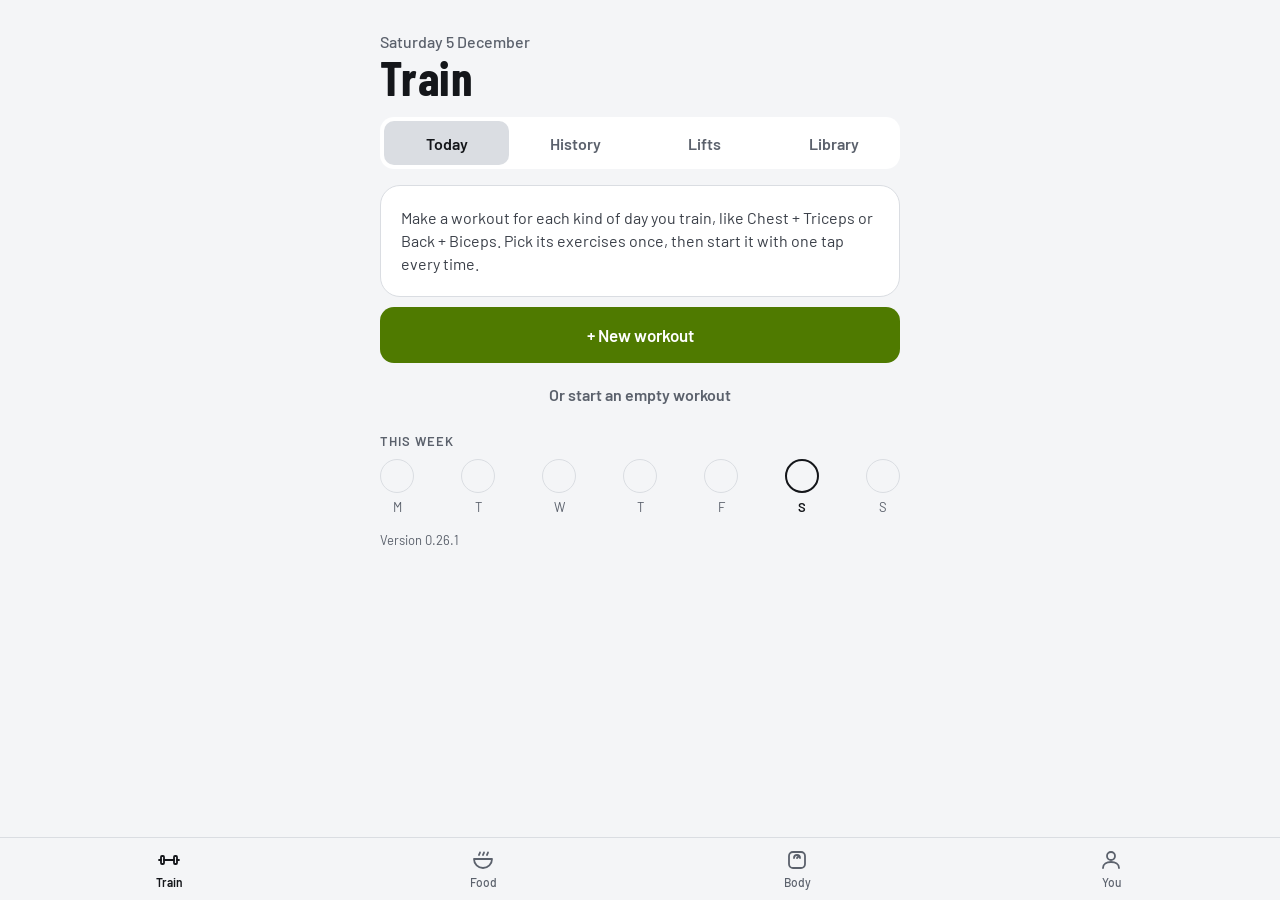
<file: index.html>
<!doctype html>
<html lang="en-GB">
<head>
<meta charset="utf-8">
<title>Gym Log</title>
<meta name="viewport" content="width=device-width, initial-scale=1, maximum-scale=1, user-scalable=no, viewport-fit=cover">
<meta name="theme-color" content="#0E0F11">
<meta name="apple-mobile-web-app-status-bar-style" content="black-translucent">
<script>
/* Theme before first paint: Auto follows the phone, Dark/Light are the user's choice (localStorage, per device). */
(function () {
  var KEY = 'gymlog_theme', mq = window.matchMedia('(prefers-color-scheme: light)');
  function pref() { try { var v = localStorage.getItem(KEY); return v === 'dark' || v === 'light' ? v : 'auto'; } catch (e) { return 'auto'; } }
  function apply() {
    var p = pref(), t = p === 'auto' ? (mq.matches ? 'light' : 'dark') : p;
    document.documentElement.dataset.theme = t;
    var m = document.querySelector('meta[name=theme-color]');
    if (m) m.content = t === 'light' ? '#F4F5F7' : '#0E0F11';
    /* Light theme wants the dark-text status bar, dark theme the white one. */
    var s = document.querySelector('meta[name=apple-mobile-web-app-status-bar-style]');
    if (s) s.content = t === 'light' ? 'default' : 'black-translucent';
  }
  window.gymlogTheme = { get: pref, set: function (v) { try { if (v === 'auto') localStorage.removeItem(KEY); else localStorage.setItem(KEY, v); } catch (e) {} apply(); } };
  if (mq.addEventListener) mq.addEventListener('change', apply);
  apply();
})();
</script>
<meta name="apple-mobile-web-app-capable" content="yes">
<meta name="mobile-web-app-capable" content="yes">
<meta name="apple-mobile-web-app-title" content="Gym Log">
<meta name="format-detection" content="telephone=no">
<link rel="manifest" href="manifest.webmanifest">
<link rel="icon" type="image/png" sizes="192x192" href="icons/icon-192.png">
<link rel="apple-touch-icon" href="icons/apple-touch-icon.png">
<link rel="stylesheet" href="fonts/fonts.css">

<style>
/* ============ TOKENS ============ */
/* Type scale, use only these sizes: 12 13 16 17 22 (text), 26 34 48 68 (numbers and titles).
   Corners: 8 (badges, thumbnails), 14 (buttons, inputs, tiles), 20 (cards, lists, sheets). */
:root{
  --bg:#0E0F11;
  --surface:#17191D;
  --raised:#1F2227;
  --line:#2A2E35;
  --line-strong:#3A3F48;
  --text:#F2F3F5;
  --text-2:#C9CCD2;
  --muted:#B4B9C2;
  --accent:#C8F54A;
  --on-accent:#0E0F11;
  --warn:#FF9A4A;
  --warn-bg:#2A180B;
  --warn-line:#5A3416;
  --accent-soft:#1F2A0E;
  --trend:#5A606B;
  --font-body:'Barlow', system-ui, -apple-system, sans-serif;
  --font-num:'Barlow Condensed', 'Barlow', system-ui, sans-serif;
  --safe-top:max(env(safe-area-inset-top), 20px);
  --safe-bottom:env(safe-area-inset-bottom, 0px);
  /* Space under the tab bar: 28px on an iPhone 16 Pro (34px home-indicator inset), like the design and iOS tab bars. */
  --tabs-bottom:max(calc(var(--safe-bottom) - 6px), 8px);
  color-scheme:dark;
}
:root[data-theme="light"]{
  --bg:#F4F5F7;
  --surface:#FFFFFF;
  --raised:#ECEEF1;
  --line:#DADDE2;
  --line-strong:#C3C8D0;
  --text:#14161A;
  --text-2:#3A3F48;
  --muted:#5B616C;
  --accent:#4F7A00;
  --on-accent:#FFFFFF;
  --warn:#B85A00;
  --warn-bg:#FFF1E3;
  --warn-line:#F0C79E;
  --accent-soft:#E6F2CC;
  --trend:#9AA0AB;
  color-scheme:light;
}

/* ============ BASE ============ */
*{box-sizing:border-box}
html{background:var(--bg)}
/* At least the full screen tall. In the iOS home-screen app a page shorter than the screen
   gets a short viewport and the fixed tab bar floats above the bottom; long pages were fine. */
body{
  margin:0;min-height:100vh;min-height:100lvh;
  background:var(--bg);color:var(--text);font-family:var(--font-body);
  -webkit-font-smoothing:antialiased;-webkit-tap-highlight-color:transparent;
  -webkit-text-size-adjust:100%;
}
a{color:inherit;text-decoration:none}
button{font:inherit;color:inherit;cursor:pointer}
input{font:inherit}

/* The page itself scrolls; the tab bar is fixed over it, so leave room for the bar (6 + 48 + 1px border). */
#screen{padding-bottom:calc(var(--tabs-bottom) + 55px)}
.screen{padding:calc(var(--safe-top) + 12px) 20px 24px;display:flex;flex-direction:column;gap:16px;max-width:560px;margin:0 auto}

/* ============ TYPE ============ */
.date{font-size:16px;font-weight:500;color:var(--muted)}
.title{margin:2px 0 0;font-family:var(--font-num);font-size:48px;font-weight:700;line-height:1;letter-spacing:0.01em}
.eyebrow{font-size:13px;font-weight:600;letter-spacing:0.08em;color:var(--muted);text-transform:uppercase}
.lead{font-size:16px;line-height:1.45;color:var(--text-2)}
.note{font-size:13px;line-height:1.45;color:var(--muted)}
.center{text-align:center}

/* ============ BLOCKS ============ */
.card{background:var(--surface);border:1px solid var(--line);border-radius:20px;padding:20px;display:flex;flex-direction:column;gap:14px}
.list{background:var(--surface);border:1px solid var(--line);border-radius:20px;padding:0 16px;display:flex;flex-direction:column}
.list-row{display:flex;justify-content:space-between;align-items:center;gap:12px;min-height:48px;border-bottom:1px solid var(--line);font-size:16px}
.list-row:last-child{border-bottom:none}
.list-row > :first-child{color:var(--text-2)}
.list-row > :last-child{font-weight:600}

.banner{border-radius:20px;padding:14px 16px;display:flex;align-items:center;gap:12px}
.banner .dot{width:10px;height:10px;border-radius:50%;flex:none}
.banner-title{font-size:17px;font-weight:600}
.banner-sub{font-size:13px;color:var(--text-2);margin-top:2px}
.banner.warn{background:var(--warn-bg);border:1px solid var(--warn-line)}
.banner.warn .dot{background:var(--warn)}
.banner.warn .banner-title{color:var(--warn)}
.banner.ok{background:var(--surface);border:1px solid var(--line)}
.banner.ok .dot{background:var(--accent)}

.stack{display:flex;flex-direction:column;gap:10px}
.btn{height:56px;width:100%;border-radius:14px;font-size:17px;font-weight:600;display:flex;align-items:center;justify-content:center;gap:10px;border:none;touch-action:manipulation}
.btn-primary{background:var(--accent);color:var(--on-accent)}
.btn-secondary{background:transparent;border:1px solid var(--line-strong);color:var(--text)}
.btn:active{opacity:0.8;transform:scale(0.99)}
.btn:disabled{opacity:0.45}

.toggle-row{display:flex;justify-content:space-between;align-items:center;min-height:52px;font-size:16px;font-weight:500}
.switch{width:56px;height:44px;border:5px solid transparent;border-left:0;border-right:0;background-clip:padding-box;border-radius:17px;background-color:var(--line-strong);padding:3px;display:flex;justify-content:flex-start;align-items:center;flex:none}
.switch span{width:28px;height:28px;border-radius:50%;background:var(--text);display:block}
.switch[aria-checked="true"]{background-color:var(--accent);justify-content:flex-end}
.switch[aria-checked="true"] span{background:var(--on-accent)}

.chip-btn{min-width:64px;height:44px;padding:0 14px;border-radius:14px;border:1px solid var(--line-strong);background:transparent;color:var(--text);font-size:16px;font-weight:600;touch-action:manipulation}
.text-btn{background:none;border:none;color:var(--muted);font-size:16px;font-weight:600;min-height:44px;padding:0 4px}
.text-btn.danger{color:var(--warn)}
.warn-text{color:var(--warn)}
.text-input{width:100%;height:52px;border-radius:14px;border:1px solid var(--line-strong);background:var(--raised);color:var(--text);font-size:17px;padding:0 14px}
.text-input:focus{outline:2px solid var(--accent);outline-offset:-1px}
.up-next{font-family:var(--font-num);font-size:48px;font-weight:700;line-height:0.95}
.note-lg{font-size:13px;line-height:1.4;color:var(--muted)}
.muted{color:var(--muted)}
a.btn{text-decoration:none}

/* ============ TODAY ============ */
.kv{display:flex;justify-content:space-between;align-items:baseline;gap:12px}
.kv > :first-child{font-size:16px;color:var(--muted)}
.kv > :last-child{font-size:17px;font-weight:600;text-align:right}
.accent{color:var(--accent)}
.week{display:flex;justify-content:space-between}
.day{display:flex;flex-direction:column;align-items:center;gap:6px}
.dot{width:34px;height:34px;border-radius:50%;border:1px solid var(--line)}
.dot.on{background:var(--text-2);border-color:var(--text-2)}
.day.today .dot{border:2px solid var(--text)}
.day-label{font-size:13px;color:var(--muted)}
.day.today .day-label{color:var(--text);font-weight:600}
.recent{display:flex;flex-direction:column}
.recent .eyebrow{margin-bottom:4px}
.recent-row{display:flex;align-items:center;justify-content:space-between;gap:12px;min-height:52px;border-bottom:1px solid var(--line)}
.recent-row:last-child{border-bottom:none}
.recent-name{font-size:17px;font-weight:600}
.recent-vals{display:flex;align-items:baseline;gap:10px;font-size:17px;font-weight:600;white-space:nowrap}
.recent-vals .muted{font-size:13px;font-weight:500}
.muscles{display:flex;flex-direction:column;gap:8px}
.muscle-row{display:grid;grid-template-columns:110px 1fr 36px;align-items:center;gap:10px;min-height:24px}
.muscle-name{font-size:16px;color:var(--text-2);white-space:nowrap;overflow:hidden;text-overflow:ellipsis}
.muscle-track{height:8px;border-radius:4px;background:var(--surface)}
.muscle-bar{height:8px;border-radius:4px;background:var(--text-2);min-width:4px}
.weeks{display:flex;align-items:flex-end;gap:8px;height:84px}
.wk-col{flex:1;display:flex;flex-direction:column;align-items:center;justify-content:flex-end;gap:4px}
.wk-n{font-family:var(--font-num);font-size:16px;font-weight:600;color:var(--muted);min-height:18px}
.wk-bar{width:100%;border-radius:4px;background:var(--line)}
.wk-bar.now{background:var(--text-2)}
.muscle-n{font-family:var(--font-num);font-size:22px;font-weight:700;text-align:right}
.wo-head{display:flex;align-items:center;justify-content:space-between;gap:12px}
.wo-head .text-btn{display:flex;align-items:center;margin-right:-4px}
.wo-name{font-family:var(--font-num);font-size:34px;font-weight:700;line-height:1;min-width:0;overflow:hidden;text-overflow:ellipsis;white-space:nowrap}
.wo-ex{font-size:16px;line-height:1.4;color:var(--text-2)}
.today .text-btn[data-act=start-empty]{align-self:center}
.up-card{gap:8px}
.up-card .btn{margin-top:8px}
.wo-line{display:flex;align-items:center;gap:12px;min-height:64px;border-bottom:1px solid var(--line)}
.wo-line:last-child{border-bottom:none}
.wo-line-main{flex:1;min-width:0;display:flex;flex-direction:column;gap:2px;padding:10px 0}
.wo-line-name{font-size:17px;font-weight:600;overflow:hidden;text-overflow:ellipsis;white-space:nowrap}
.wo-line small{font-size:13px;color:var(--muted)}

/* Today / History / Lifts / Library switch at the top of every Train screen */
.train-nav a{flex:1;min-height:44px;display:flex;align-items:center;justify-content:center;border-radius:10px;color:var(--muted);font-size:16px;font-weight:600}
.train-nav a[aria-current="page"]{background:var(--line);color:var(--text)}

/* ============ WORKOUT EDITOR ============ */
.wo-list{display:flex;flex-direction:column;background:var(--surface);border:1px solid var(--line);border-radius:16px;padding:0 6px 0 16px}
.wo-list .note{padding:14px 0}
.wo-row{display:flex;align-items:center;gap:2px;min-height:56px;border-bottom:1px solid var(--line)}
.wo-row:last-child{border-bottom:none}
.wo-row-name{flex:1;min-width:0;display:flex;flex-direction:column;gap:1px;font-size:17px;font-weight:600}
.wo-row-name small{font-size:13px;font-weight:500;color:var(--muted)}
.wo-row .wk-icon{justify-content:center;color:var(--muted)}
.wk-icon:disabled{opacity:0.3}
.pick-list{display:flex;flex-wrap:wrap;gap:8px}
.copy-row{display:flex;flex-direction:column;align-items:flex-start;gap:2px;min-height:56px;padding:10px 14px;border-radius:14px;border:1px solid var(--line-strong);background:transparent;text-align:left;font-size:16px;font-weight:600}
.copy-row .muted{font-size:13px;font-weight:500}

/* ============ HISTORY ============ */
.hist{gap:14px}
.search{position:relative}
.search svg{position:absolute;left:14px;top:14px;color:var(--muted);pointer-events:none}
.search .text-input{height:48px;padding-left:44px;border-color:var(--line);background:var(--surface);font-size:16px;border-radius:14px}
.search .text-input::-webkit-search-cancel-button{filter:invert(0.6)}
.hist-list{display:flex;flex-direction:column;gap:18px}
.hist-card{background:var(--surface);border:1px solid var(--line);border-radius:20px;display:flex;flex-direction:column}
.hist-main{display:flex;flex-direction:column;gap:8px;padding:14px 16px;background:none;border:none;text-align:left;width:100%}
.hist-head{display:flex;justify-content:space-between;align-items:baseline;gap:12px}
.hist-head .muted{font-size:13px;white-space:nowrap}
.hist-title{font-size:17px;font-weight:600}
.hist-row{display:flex;justify-content:space-between;align-items:center;gap:12px;font-size:16px}
.hist-ex{display:flex;align-items:center;gap:8px;color:var(--muted)}
.hist-set{font-weight:600;white-space:nowrap}
.stall{height:20px;padding:0 7px;border-radius:8px;background:var(--warn);color:var(--on-accent);font-size:12px;font-weight:700;display:inline-flex;align-items:center}
.pr{height:20px;padding:0 7px;border-radius:8px;background:var(--accent);color:var(--on-accent);font-size:12px;font-weight:700;display:inline-flex;align-items:center}
.hist-sets{display:flex;flex-wrap:wrap;gap:4px 14px;font-size:13px;color:var(--text-2);margin:-2px 0 4px}
.hist-sets b{font-size:12px;color:var(--muted);font-weight:600;margin-right:2px}
.hist-actions{display:flex;justify-content:space-between;flex-wrap:wrap;margin:-6px 12px 6px}
.hist-detail{display:flex;flex-direction:column;gap:8px;padding:0 16px 8px}
.hist-detail .hist-sets{margin:0 0 4px;gap:6px}
.set-chip{min-height:44px;padding:0 12px;border-radius:14px;border:1px solid var(--line-strong);background:var(--raised);color:var(--text);font-size:16px;font-weight:600}
.set-chip b{font-size:12px;color:var(--muted);margin-right:4px}
.hist-actions a.text-btn{display:flex;align-items:center}

/* ============ LIFT PROGRESS ============ */
.lift{gap:16px}
.lift-head{display:flex;align-items:center;justify-content:space-between;gap:12px}
.lift-head .title{margin:0;min-width:0;overflow:hidden;text-overflow:ellipsis;white-space:nowrap}
.change-lift{display:flex;align-items:center;gap:6px;flex:none}
.e1rm-row{display:flex;align-items:flex-end;justify-content:space-between;gap:12px}
.e1rm-big{display:flex;align-items:baseline;gap:6px;font-family:var(--font-num);font-size:68px;font-weight:700;line-height:1}
.e1rm-big .unit{font-family:var(--font-body);font-size:22px;font-weight:500;color:var(--muted)}
.change-pill{height:32px;padding:0 12px;border-radius:16px;background:var(--raised);color:var(--text);font-size:13px;font-weight:600;display:flex;align-items:center;margin-bottom:10px;white-space:nowrap}
.change-pill.down{background:var(--warn-bg);color:var(--warn)}
.ov-row{width:100%;background:none;border:0;border-bottom:1px solid var(--line);color:inherit;font:inherit;text-align:left;padding:6px 0;min-height:56px}
.ov-row:last-child{border-bottom:none}
.ov-name{display:flex;flex-direction:column;gap:2px;min-width:0}
.ov-pill{margin:0;flex:none}
.ov-stall{font-size:12px;font-weight:700;color:var(--warn);margin-left:6px}
.ov-note{font-size:13px}
.split-add{display:flex;align-items:center;gap:10px}
.split-add select{flex:1;min-width:0}
.segmented{display:flex;gap:4px;background:var(--surface);border-radius:14px;padding:4px}
.segmented button{flex:1;height:44px;border:none;border-radius:10px;background:transparent;color:var(--muted);font-size:16px;font-weight:600}
.segmented button[aria-pressed="true"]{background:var(--line);color:var(--text)}
.lib-banner{display:flex;align-items:center;justify-content:space-between;gap:12px;background:var(--accent-soft);color:var(--accent);border-radius:14px;padding:6px 6px 6px 14px;font-size:16px;min-height:48px}
.lib-banner b{font-weight:700}
.lib-banner .text-btn{min-width:56px;color:var(--accent);font-weight:700}
.lib-groups{display:flex;flex-wrap:wrap;gap:8px}
.lib-groups .chip-btn{min-width:0;padding:0 14px}
.lib-groups .chip-btn[data-plate]{min-width:48px}
.lib-groups .chip-btn[aria-pressed="true"]{background:var(--text);border-color:var(--text);color:var(--bg)}
.lib-list{display:flex;flex-direction:column}
.lib-row{display:flex;align-items:center;gap:8px;min-height:72px;border-bottom:1px solid var(--line)}
.lib-row:last-child{border-bottom:none}
.lib-main{flex:1;min-width:0;display:flex;align-items:center;gap:12px;padding:8px 0;color:inherit;text-decoration:none}
.lib-thumb{width:56px;height:56px;flex:none;border-radius:8px;object-fit:cover;background:var(--raised)}
.lib-name{display:flex;flex-direction:column;gap:2px;min-width:0;font-size:17px;font-weight:600}
.lib-name small{font-size:13px;font-weight:500;color:var(--muted)}
.lib-add{flex:none;width:44px;height:44px;border-radius:50%;border:1px solid var(--line-strong);background:transparent;color:var(--text);display:flex;align-items:center;justify-content:center;touch-action:manipulation}
.lib-add.done{background:var(--raised);border-color:var(--raised);color:var(--muted)}
.lib-photos{position:relative;border-radius:20px;overflow:hidden;background:var(--surface);aspect-ratio:3/2}
.lib-photos img{position:absolute;inset:0;width:100%;height:100%;object-fit:contain}
.lib-photos.flip img:last-child{animation:lib-flip 2.4s ease-in-out infinite}
@keyframes lib-flip{0%,35%{opacity:0}50%,85%{opacity:1}100%{opacity:0}}
@media (prefers-reduced-motion:reduce){.lib-photos.flip img:last-child{animation:none;opacity:0}}
.lift-head .lib-title{font-size:34px;line-height:1.05;white-space:normal;overflow:visible}
.lib-facts{gap:12px}
.lib-val{font-size:17px;font-weight:600;margin-top:2px}
.lib-steps{margin:0;padding-left:22px;display:flex;flex-direction:column;gap:10px;font-size:16px;line-height:1.45}
.chart{display:block;overflow:visible}
.c-grid{stroke:var(--line);stroke-width:1}
.c-text{fill:var(--muted);font-size:12px;font-family:var(--font-body)}
.c-trend{stroke:var(--trend);stroke-width:1.5;stroke-dasharray:4 4}
.c-line{fill:none;stroke:var(--text);stroke-width:2.5;stroke-linecap:round;stroke-linejoin:round}
.c-dot{fill:var(--text)}
.c-last{fill:var(--accent)}
.chart-empty{height:150px;display:flex;align-items:center;justify-content:center;color:var(--muted);font-size:16px}
.tiles{display:flex;gap:10px}
.tile{flex:1;min-width:0;background:var(--surface);border:1px solid var(--line);border-radius:14px;padding:12px;display:flex;flex-direction:column;gap:2px}
.tile-label{font-size:12px;color:var(--muted)}
.tile-val{font-family:var(--font-num);font-size:26px;font-weight:700;white-space:nowrap;overflow:hidden;text-overflow:ellipsis}
.th-row{display:flex;align-items:center;justify-content:space-between;gap:12px;min-height:48px;border-bottom:1px solid var(--line)}
.th-row:last-child{border-bottom:none}
.th-left{display:flex;align-items:center;gap:10px}
.th-date{font-size:16px;color:var(--muted);width:52px}
.th-set{font-size:17px;font-weight:600;white-space:nowrap}
.th-row .muted{font-size:13px;white-space:nowrap}

/* ============ ACTIVE WORKOUT ============ */
.no-tabs #tabs{display:none}
.no-tabs #screen{padding-bottom:var(--tabs-bottom)}
.wk{gap:10px;padding-top:calc(var(--safe-top) + 4px)}
.wk-head{display:flex;align-items:center;justify-content:space-between;min-height:52px;gap:8px}
.wk-icon{width:44px;height:44px;display:flex;align-items:center;justify-content:flex-start;color:var(--text);background:none;border:none;padding:0;flex:none}
.wk-title{flex:1;min-width:0;background:none;border:none;padding:0;display:flex;flex-direction:column;align-items:center}
.wk-name{font-family:var(--font-num);font-size:34px;font-weight:700;line-height:1;max-width:100%;overflow:hidden;text-overflow:ellipsis;white-space:nowrap}
.wk-sub{font-size:13px;color:var(--muted);margin-top:2px;font-variant-numeric:tabular-nums}
.wk-finish{min-width:44px;height:44px;background:none;border:none;padding:0;font-size:16px;font-weight:600;color:var(--accent);flex:none;text-align:right}
.wk-last{font-size:13px;color:var(--muted)}

.rest-card{background:var(--surface);border:1px solid var(--line);border-radius:20px;padding:12px 16px 14px;display:flex;flex-direction:column;gap:10px;transition:background .2s}
.rest-top{display:flex;align-items:center;justify-content:space-between;gap:8px}
.rest-read{display:flex;align-items:baseline;gap:10px}
.rest-label{font-size:12px;font-weight:600;color:var(--muted)}
.rest-time{font-family:var(--font-num);font-size:34px;font-weight:700;line-height:1;color:var(--accent);font-variant-numeric:tabular-nums}
.rest-btns{display:flex;gap:8px}
.rest-track{height:4px;border-radius:2px;background:var(--line)}
.rest-bar{height:4px;border-radius:2px;background:var(--accent)}
.rest-card.rest-done{background:var(--accent);border-color:var(--accent);animation:rest-pulse 1s ease-in-out 3}
.rest-done .rest-label,.rest-done .rest-time{color:var(--on-accent)}
.rest-done .chip-btn{border-color:color-mix(in srgb, var(--on-accent) 35%, transparent);color:var(--on-accent)}
.rest-done .rest-track{background:color-mix(in srgb, var(--on-accent) 20%, transparent)}
.rest-done .rest-bar{background:var(--on-accent)}
@keyframes rest-pulse{50%{transform:scale(1.02)}}

.sets{display:flex;flex-direction:column;gap:4px}
.set-head,.set-main{display:grid;grid-template-columns:72px 1fr 1fr;column-gap:10px;align-items:center}
.set-head{grid-template-columns:72px 1fr 1fr 44px;font-size:12px;font-weight:600;color:var(--muted)}
.set-row{display:flex;align-items:center;gap:10px;min-height:52px}
.set-main{flex:1;min-height:48px;background:none;border:none;padding:0;text-align:left;color:var(--muted)}
.set-row.done .set-main{color:var(--text-2)}
.badge small{font-size:12px;margin-left:1px}
.badge{justify-self:start;max-width:72px;padding:0 8px;height:24px;border-radius:8px;background:var(--raised);font-size:12px;font-weight:600;display:flex;align-items:center;justify-content:center;color:inherit;white-space:nowrap}
.set-num{font-family:var(--font-num);font-size:26px;font-weight:600;line-height:1}
.fail-mark{font-family:var(--font-body);font-size:12px;font-weight:700;color:var(--accent);margin-left:6px;vertical-align:super}
.tick{width:44px;height:44px;border-radius:50%;flex:none;display:flex;align-items:center;justify-content:center;background:transparent;border:1.5px solid var(--line-strong);padding:0;touch-action:manipulation}
.tick.done{background:var(--accent);border-color:var(--accent);color:var(--on-accent)}

.set-editor{background:var(--surface);border:1.5px solid var(--line-strong);border-radius:20px;padding:14px;display:flex;flex-direction:column;gap:10px;margin:4px 0}
.ed-top{display:flex;align-items:center;justify-content:space-between;gap:8px;min-height:44px}
.ed-badge{height:28px;padding:0 12px;border-radius:8px;background:var(--raised);color:var(--text);font-size:13px;font-weight:700;display:flex;align-items:center}
.fail-btn{height:44px;padding:0 14px;border-radius:14px;border:1px solid var(--line-strong);background:transparent;color:var(--muted);font-size:13px;font-weight:600;display:flex;align-items:center;gap:8px}
.fail-btn[aria-pressed="true"]{border-color:var(--accent);color:var(--accent)}
.stepper{display:flex;align-items:center;gap:8px}
.st-label{width:44px;font-size:12px;font-weight:600;color:var(--muted);flex:none}
.st-btn{width:52px;height:52px;border-radius:14px;border:none;background:var(--raised);color:var(--text);display:flex;align-items:center;justify-content:center;flex:none;touch-action:manipulation}
.st-btn:active{background:var(--line-strong)}
.st-val{flex:1;min-width:0;width:100%;text-align:center;font-family:var(--font-num);font-size:48px;font-weight:700;line-height:1;background:transparent;border:none;color:var(--text);padding:0;border-radius:10px}
.st-val:focus{outline:2px solid var(--accent);outline-offset:2px}
.live{display:flex;flex-wrap:wrap;justify-content:space-between;align-items:baseline;gap:2px 12px;font-size:13px;min-height:20px}
.live-e1rm{color:var(--accent);font-weight:600}
.summary{flex:1 0 100%;display:grid;grid-template-columns:repeat(auto-fit,minmax(0,1fr));gap:8px}
.sum-tile{background:var(--raised);border-radius:14px;padding:8px 6px;text-align:center;display:flex;flex-direction:column;gap:1px}
.sum-tile small{font-size:12px;color:var(--muted)}
.sum-tile b{font-family:var(--font-num);font-size:26px;font-weight:600;line-height:1.1}
.sum-tile span{font-size:13px;color:var(--muted);min-height:16px}
.sum-tile.up b,.sum-tile.up span{color:var(--accent)}
.sum-tile.down span{color:var(--warn)}
.targets-toggle{flex:1 0 100%;min-height:44px;border-radius:14px;border:1px solid var(--line-strong);background:transparent;color:var(--text);font-size:16px;font-weight:600}
.targets-toggle[aria-expanded=true]{background:var(--raised)}
.targets{flex:1 0 100%;display:flex;flex-wrap:wrap;align-items:center;gap:8px;margin-top:6px}
.targets-label{font-size:13px;color:var(--muted);width:100%}
.target-chip{min-height:44px;padding:0 14px;border-radius:14px;border:1px solid var(--line-strong);background:var(--raised);color:var(--text);font-size:16px;font-weight:600}
.live-plates{color:var(--muted)}
.set-editor .text-btn{align-self:center;margin-top:-4px}

.add-sets{display:flex;gap:8px;margin-top:2px}
.wk-next{display:flex;align-items:center;justify-content:space-between;min-height:52px;margin-top:8px;padding:0 4px;border:none;border-top:1px solid var(--line);background:none;font-size:16px;color:var(--muted);width:100%;text-align:left}

/* ============ SHEET ============ */
.sheet-backdrop{position:fixed;inset:0;background:rgba(0,0,0,.55);z-index:20}
.sheet{position:fixed;left:0;right:0;bottom:0;z-index:21;max-height:88vh;max-height:88dvh;overflow-y:auto;background:var(--surface);border-top:1px solid var(--line);border-radius:20px 20px 0 0;padding:12px 20px calc(var(--safe-bottom) + 16px);display:flex;flex-direction:column;gap:12px;max-width:560px;margin:0 auto}
.sheet-head{display:flex;align-items:center;justify-content:space-between}
.sheet-list{display:flex;flex-direction:column}
.sheet-row{display:flex;align-items:center;gap:8px;border-bottom:1px solid var(--line)}
.sheet-row.current .sheet-jump span:first-child{color:var(--accent)}
.sheet-jump{flex:1;min-height:52px;display:flex;align-items:center;justify-content:space-between;gap:12px;background:none;border:none;padding:0;font-size:17px;font-weight:600;text-align:left}
.sheet-jump .muted{font-size:13px;font-weight:500}
.sheet .wk-icon{justify-content:center;color:var(--muted)}
.equip{display:flex;flex-wrap:wrap;gap:8px}
.equip-chip input{position:absolute;opacity:0;pointer-events:none}
.equip-chip span{display:flex;align-items:center;height:44px;padding:0 14px;border-radius:14px;border:1px solid var(--line-strong);font-size:16px;font-weight:600;color:var(--muted)}
.equip-chip input:checked + span{border-color:var(--text);color:var(--text)}
.equip-chip input:focus-visible + span{outline:2px solid var(--accent)}
.ex-form{display:flex;flex-direction:column;gap:10px}
.field{display:flex;flex-direction:column;gap:8px}
.field-label{font-size:13px;font-weight:600;letter-spacing:0.04em;color:var(--muted);margin-top:4px}
.field-label .muted{font-weight:500;letter-spacing:0}
.more{border-top:1px solid var(--line);border-bottom:1px solid var(--line)}
.more summary{min-height:48px;display:flex;align-items:center;font-size:16px;font-weight:600;color:var(--text-2);cursor:pointer;list-style:none}
.more summary::-webkit-details-marker{display:none}
.more summary::after{content:'+';margin-left:auto;font-size:22px;color:var(--muted)}
.more[open] summary::after{content:'−'}
.more-body{display:flex;flex-direction:column;gap:10px;padding-bottom:14px}
.ex-form .equip-chip span{height:40px;padding:0 12px;font-size:13px}
.check-row{display:flex;align-items:center;gap:12px;min-height:48px;font-size:16px}
.check-row input{width:22px;height:22px;accent-color:var(--accent)}
.ex-form:not(:has(input[name=equipment][value=cable]:checked)) .only-cable{display:none}
.ex-form:not(:has(input[name=equipment]:is([value=barbell],[value=ezbar],[value=trapbar],[value=smith],[value=plate-loaded]):checked)) .only-plates{display:none}
.ex-details{display:flex;flex-wrap:wrap;align-items:baseline;gap:2px 10px;width:100%;min-height:44px;padding:8px 0;background:none;border:none;text-align:left;font-size:13px;line-height:1.4;color:var(--text-2)}
.ex-line{flex:1 1 200px}
.ex-setup{order:3;flex-basis:100%;color:var(--warn)}
.ex-edit{color:var(--muted);font-weight:600}
.sheet-name{display:flex;flex-direction:column;gap:2px}
.sheet-name small{font-size:13px;font-weight:500;color:var(--muted)}

a.text-btn{display:inline-flex;align-items:center;min-width:48px}
.tiles-wrap{flex-wrap:wrap}
.tiles-wrap .tile{flex:1 1 calc(50% - 5px)}
.tile-label{overflow:hidden;text-overflow:ellipsis;white-space:nowrap}
pre.debug{white-space:pre-wrap;word-break:break-all;font-family:monospace}


/* ============ FOOD ============ */
.day-nav{display:flex;align-items:center;justify-content:space-between;gap:12px}
.day-nav .chip-btn{min-width:56px;font-size:22px}
.day-nav .chip-btn:disabled{opacity:.35}
.day-nav-label{font-family:var(--font-num);font-size:26px;font-weight:700}
.food-total{display:flex;align-items:baseline;gap:6px}
.big-kcal{font-family:var(--font-num);font-size:48px;font-weight:700;line-height:1}
.food-list{padding:0 8px 0 16px}
.food-row{display:flex;align-items:center;gap:8px;min-height:56px;border-bottom:1px solid var(--line)}
.food-row:last-child{border-bottom:none}
.food-main{flex:1;min-width:0;display:flex;flex-direction:column}
.food-name{font-size:16px;font-weight:600;overflow-wrap:anywhere}
.food-kcal{font-family:var(--font-num);font-size:22px;font-weight:700}
.food-save{align-self:flex-start;min-height:44px;margin:-6px 0 -8px;padding:0;font-size:13px;color:var(--text-2)}
.food-meal{flex:1;min-width:0;min-height:56px;display:flex;flex-direction:column;align-items:flex-start;justify-content:center;gap:1px;background:none;border:none;padding:0;text-align:left;color:var(--text)}
.food-meal .muted{font-size:13px}
.food-quick{display:grid;grid-template-columns:1fr 96px;gap:8px}
/* Native date picker kept invisible over a readable label, so iOS opens its own wheel on tap. */
.date-pick{position:relative;display:flex;align-items:center}
.date-pick:focus-within{outline:2px solid var(--accent);outline-offset:-1px}
.date-pick input{position:absolute;inset:0;width:100%;height:100%;opacity:0;font-size:16px;border:0;-webkit-appearance:none;appearance:none}
.food-row > .text-btn{min-width:48px;min-height:48px}

/* ============ TAB BAR ============ */
/* Fixed to the bottom edge rather than placed by the page height, which iOS home-screen apps report unreliably. */
#tabs{position:fixed;left:0;right:0;bottom:0;z-index:5;display:flex;padding:6px 12px var(--tabs-bottom);border-top:1px solid var(--line);background:var(--bg)}
#tabs a{flex:1;min-height:48px;display:flex;flex-direction:column;align-items:center;justify-content:center;gap:3px;color:var(--muted);font-size:12px;font-weight:500}
#tabs a[aria-current="page"]{color:var(--text);font-weight:600}
#tabs svg{width:24px;height:24px}
#tabs a{position:relative}
#tabs a.alert::after{content:'';position:absolute;top:6px;left:calc(50% + 8px);width:9px;height:9px;border-radius:50%;background:var(--warn);border:2px solid var(--bg)}
a.banner{text-decoration:none;color:inherit}

/* ============ TOAST ============ */
#toast{position:fixed;left:16px;right:16px;bottom:calc(var(--tabs-bottom) + 70px);margin:0 auto;max-width:420px;background:var(--raised);border:1px solid var(--line-strong);color:var(--text);border-radius:14px;padding:14px 16px;font-size:16px;line-height:1.4;opacity:0;transform:translateY(8px);transition:opacity .2s,transform .2s;pointer-events:none;z-index:10}
#toast.show{opacity:1;transform:none}

/* ============ PR FLASH ============ */
#flash{position:fixed;left:16px;right:16px;top:calc(var(--safe-top) + 8px);margin:0 auto;max-width:420px;z-index:30;background:var(--accent);color:var(--on-accent);border-radius:20px;padding:16px 18px;box-shadow:0 10px 30px rgba(0,0,0,.5);cursor:pointer}
#flash[hidden]{display:none}
#flash.show{animation:flash-pop .45s cubic-bezier(.2,1.4,.4,1)}
.flash-title{font-family:var(--font-num);font-size:48px;font-weight:700;line-height:1;letter-spacing:0.02em}
.flash-sub{font-size:16px;font-weight:600;margin-top:4px}
@keyframes flash-pop{from{opacity:0;transform:translateY(-12px) scale(.9)}}
.pr-mark{font-family:var(--font-body);font-size:12px;font-weight:700;color:var(--on-accent);background:var(--accent);border-radius:5px;padding:1px 5px;margin-left:6px;vertical-align:super}
@media (prefers-reduced-motion:reduce){#flash.show{animation:none}}

/* Immersive home-screen app: no rubber-band or pull-to-refresh, no double-tap zoom,
   no grey tap flash, no long-press menu or text selection on controls. */
html, body { overscroll-behavior: none; }
html { touch-action: manipulation; -webkit-tap-highlight-color: transparent; }
button, a, label, summary, nav, [role="button"], [role="tab"] { -webkit-touch-callout: none; -webkit-user-select: none; user-select: none; }
</style>
</head>
<body>
<main id="screen" aria-live="polite"></main>

<nav id="tabs" aria-label="Main">
  <a href="#today" data-tab="train">
    <svg viewBox="0 0 24 24" fill="none" stroke="currentColor" stroke-width="1.8" stroke-linecap="round" stroke-linejoin="round" aria-hidden="true"><path d="M2 12h2M20 12h2M7 12h10"/><rect x="4" y="8" width="3" height="8" rx="1"/><rect x="17" y="8" width="3" height="8" rx="1"/></svg>
    <span>Train</span>
  </a>
  <a href="#food" data-tab="food">
    <svg viewBox="0 0 24 24" fill="none" stroke="currentColor" stroke-width="1.8" stroke-linecap="round" stroke-linejoin="round" aria-hidden="true"><path d="M3 11h18a9 9 0 0 1-18 0z"/><path d="M8 7c0-1 1-1.5 1-2.5M12 7c0-1 1-1.5 1-2.5M16 7c0-1 1-1.5 1-2.5"/></svg>
    <span>Food</span>
  </a>
  <a href="#health" data-tab="body">
    <svg viewBox="0 0 24 24" fill="none" stroke="currentColor" stroke-width="1.8" stroke-linecap="round" stroke-linejoin="round" aria-hidden="true"><rect x="4" y="4" width="16" height="16" rx="4"/><path d="M9 10a3 3 0 0 1 6 0"/><path d="M12 10l1.5-1.5"/></svg>
    <span>Body</span>
  </a>
  <a href="#profile" data-tab="you">
    <svg viewBox="0 0 24 24" fill="none" stroke="currentColor" stroke-width="1.8" stroke-linecap="round" stroke-linejoin="round" aria-hidden="true"><circle cx="12" cy="8" r="4"/><path d="M4 20c0-4 3.6-6 8-6s8 2 8 6"/></svg>
    <span>You</span>
  </a>
</nav>

<div id="toast" role="status"></div>
<div id="flash" role="alert" hidden></div>

<script>
/* Release routine: bump these, bump CACHE in sw.js, run the tests, push to main. */
var APP_VERSION = "0.26.1";
var APP_WHATS_NEW = "New layout: four tabs (Train, Food, Body, You), with the workout you're due next in its own card. Set types are spelled out (Warm-up, Set, Back-off) and Body shows dates as \"Today\" or \"Tue 10 Nov\".";
</script>
<script type="module" src="src/app.js"></script>
</body>
</html>
</file>
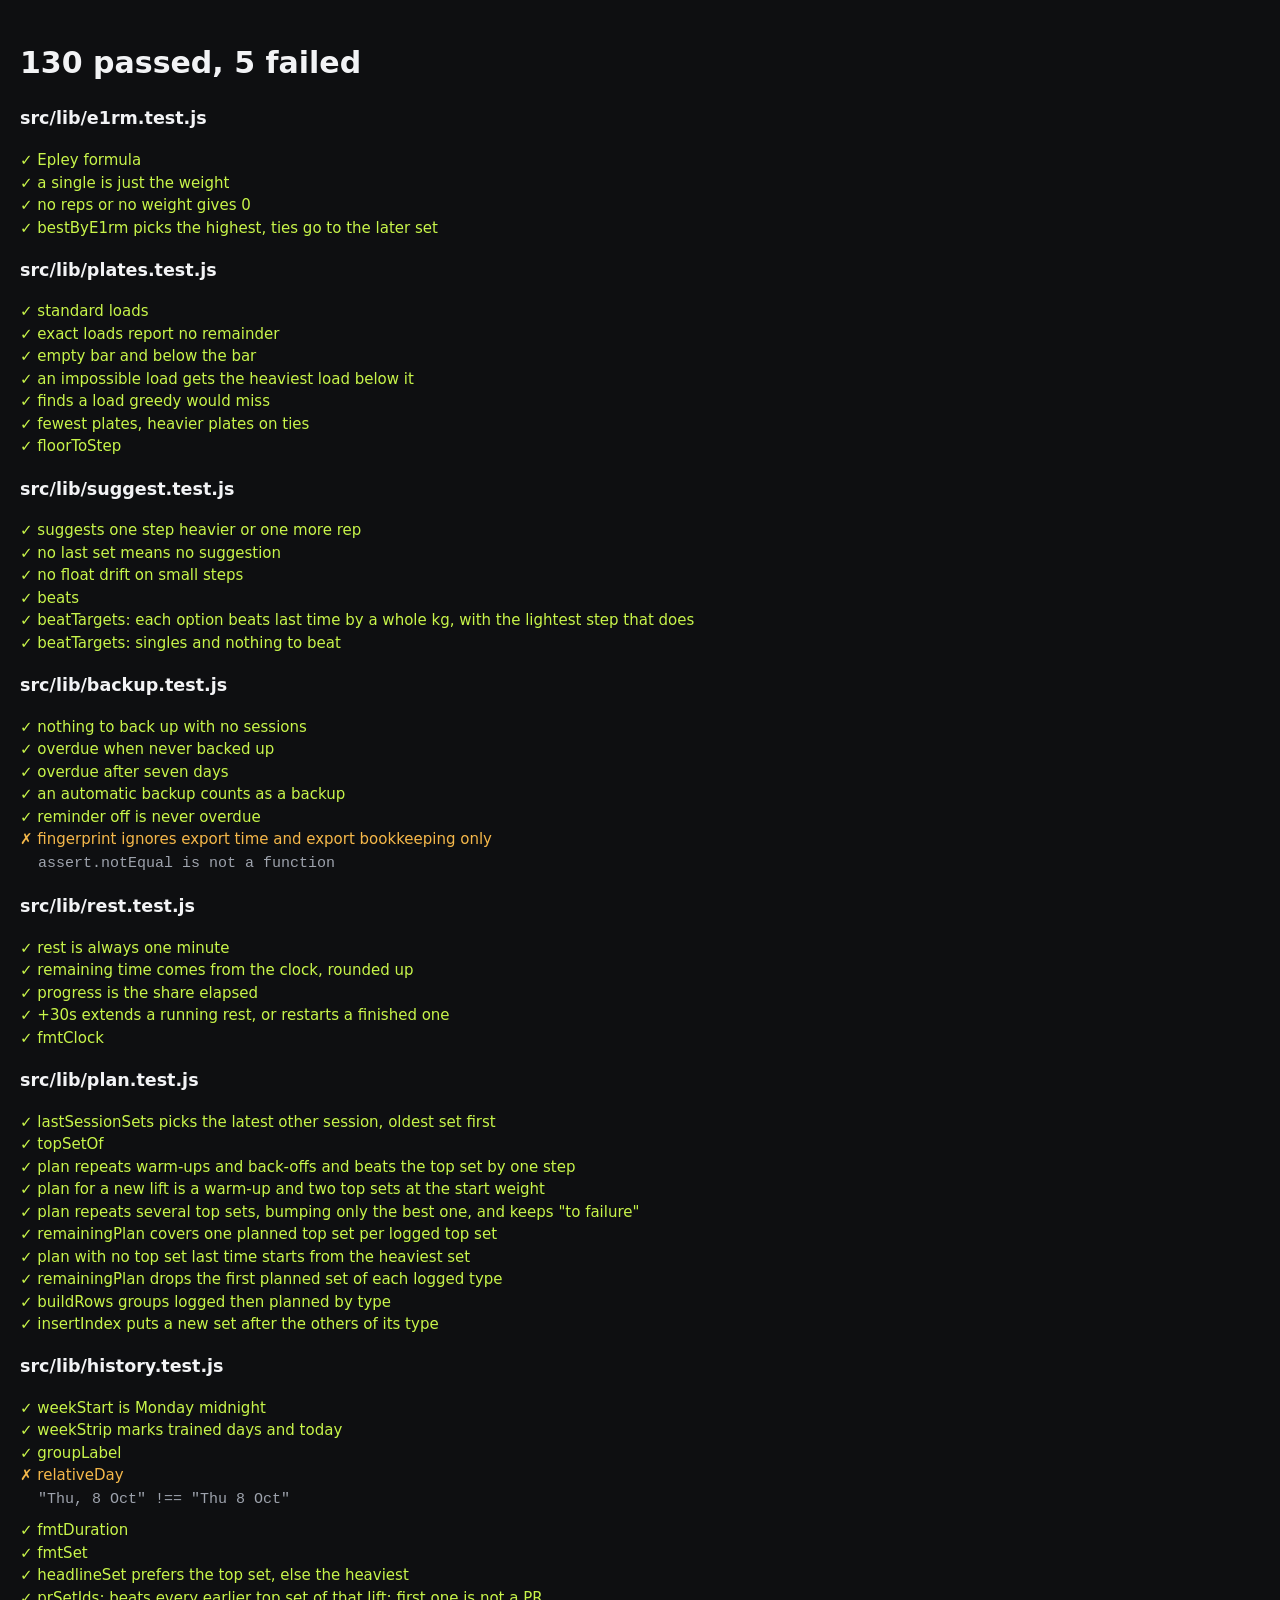
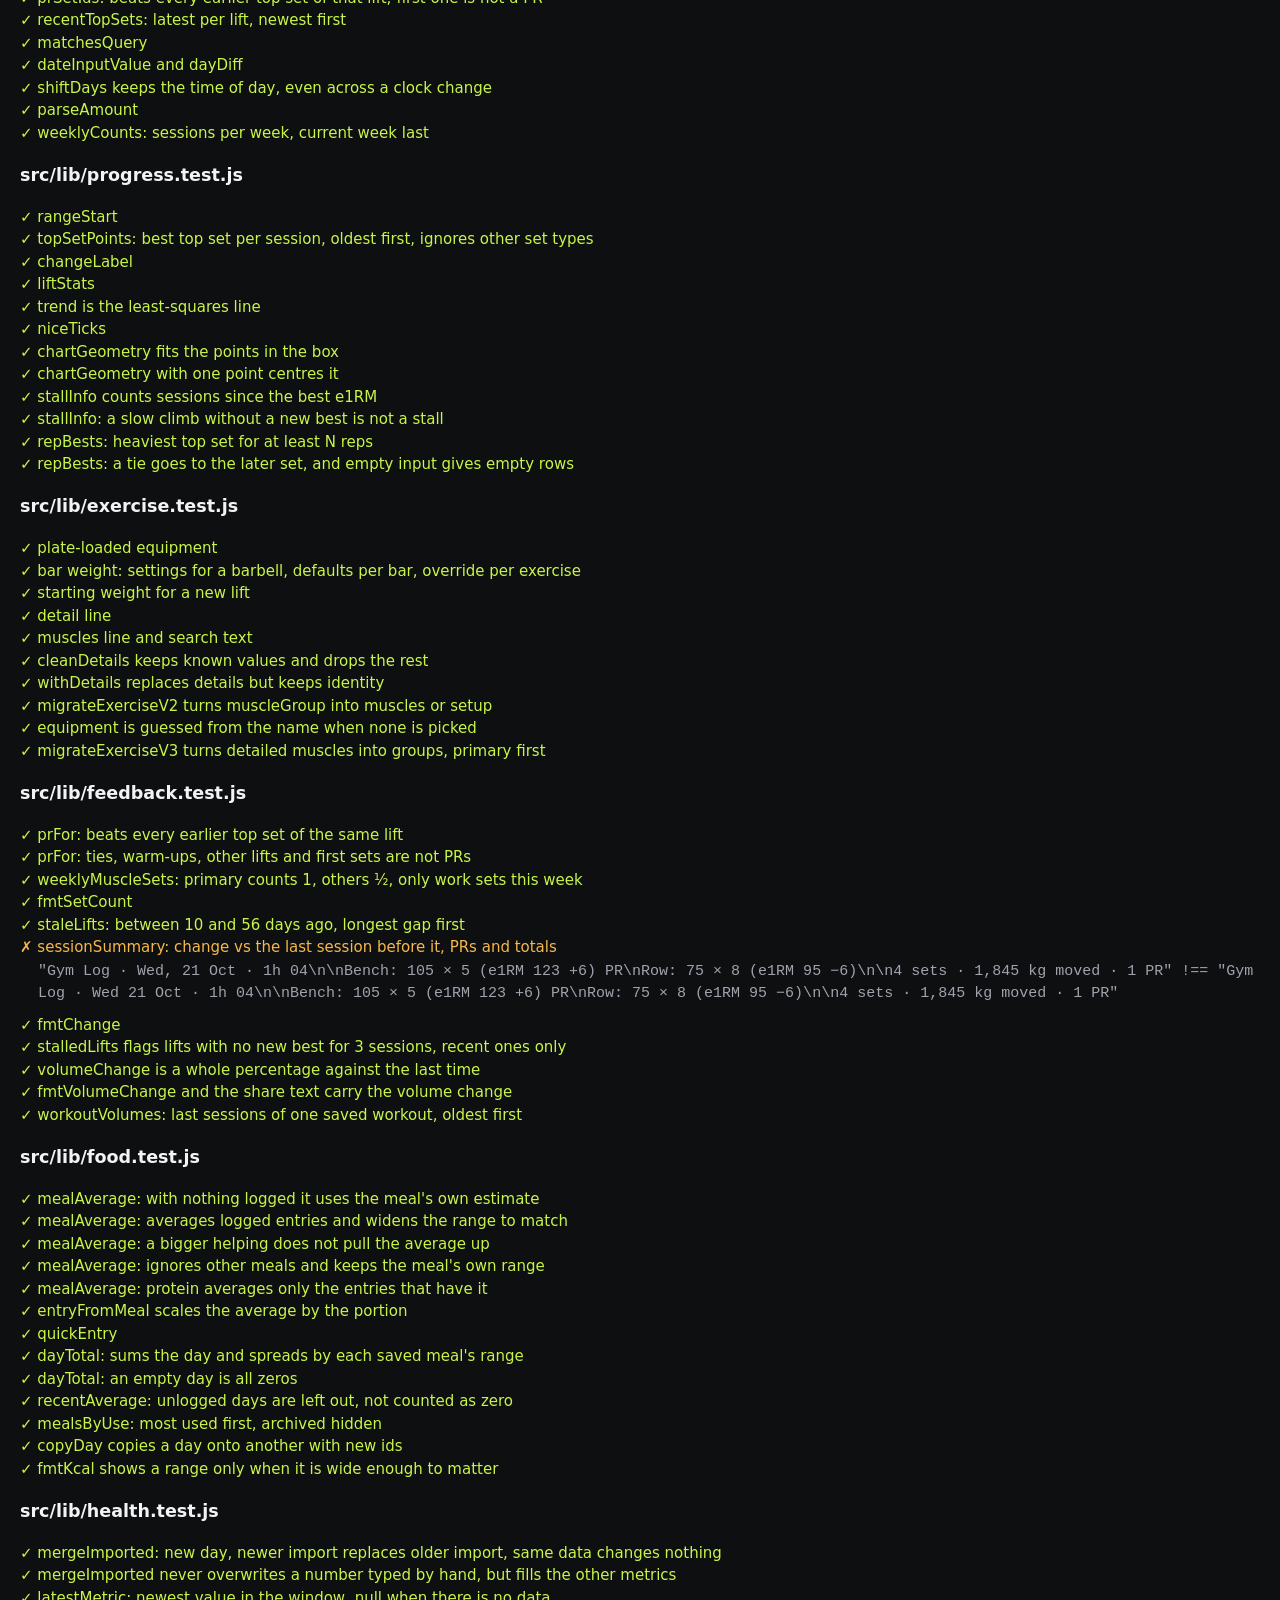
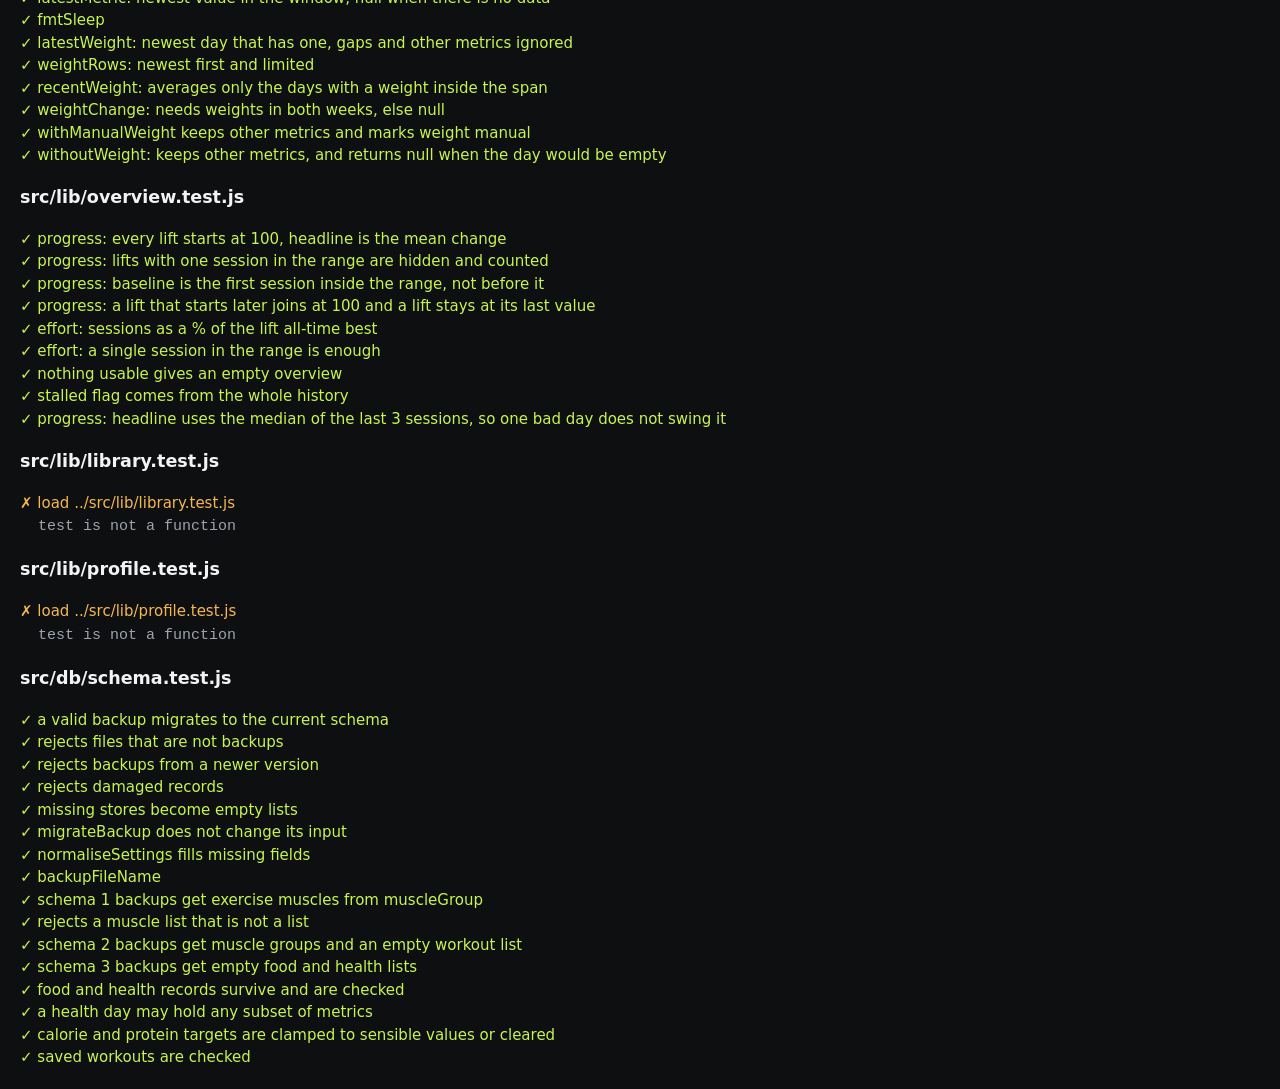
<file: scripts/browser-tests.html>
<!doctype html>
<html lang="en-GB">
<head>
<meta charset="utf-8">
<meta name="viewport" content="width=device-width, initial-scale=1">
<title>Gym Log tests</title>
<!-- Runs the node --test files in a browser. Serve the repo root and open /scripts/browser-tests.html. -->
<script type="importmap">
{ "imports": { "node:test": "./node-shim.js", "node:assert/strict": "./node-shim.js" } }
</script>
<style>
body{font:15px/1.5 system-ui,sans-serif;background:#0E0F11;color:#F2F3F5;margin:0;padding:20px}
.pass{color:#C8F54A}.fail{color:#F5B84A}pre{white-space:pre-wrap;color:#9EA3AD;margin:2px 0 8px 18px}
</style>
</head>
<body>
<h1 id="summary">Running…</h1>
<div id="out"></div>
<script type="module">
import { results } from './node-shim.js';
const FILES = [
  '../src/lib/e1rm.test.js',
  '../src/lib/plates.test.js',
  '../src/lib/suggest.test.js',
  '../src/lib/backup.test.js',
  '../src/lib/rest.test.js',
  '../src/lib/plan.test.js',
  '../src/lib/history.test.js',
  '../src/lib/progress.test.js',
  '../src/lib/exercise.test.js',
  '../src/lib/feedback.test.js',
  '../src/lib/food.test.js',
  '../src/lib/health.test.js',
  '../src/lib/overview.test.js',
  '../src/lib/library.test.js',
  '../src/lib/profile.test.js',
  '../src/db/schema.test.js',
];
const out = document.getElementById('out');
let pass = 0, fail = 0;
for (const f of FILES) {
  results.length = 0;
  try { await import(f); } catch (err) { results.push(Promise.resolve({ name: 'load ' + f, ok: false, error: err })); }
  const h = document.createElement('h3'); h.textContent = f.replace('../', ''); out.append(h);
  for (const r of await Promise.all(results)) {
    const d = document.createElement('div');
    d.className = r.ok ? 'pass' : 'fail';
    d.textContent = (r.ok ? '✓ ' : '✗ ') + r.name;
    out.append(d);
    if (r.ok) pass++; else { fail++; const p = document.createElement('pre'); p.textContent = r.error?.message || String(r.error); out.append(p); }
  }
}
document.getElementById('summary').textContent = `${pass} passed, ${fail} failed`;
document.title = fail ? 'FAIL' : 'PASS';
</script>
</body>
</html>
</file>
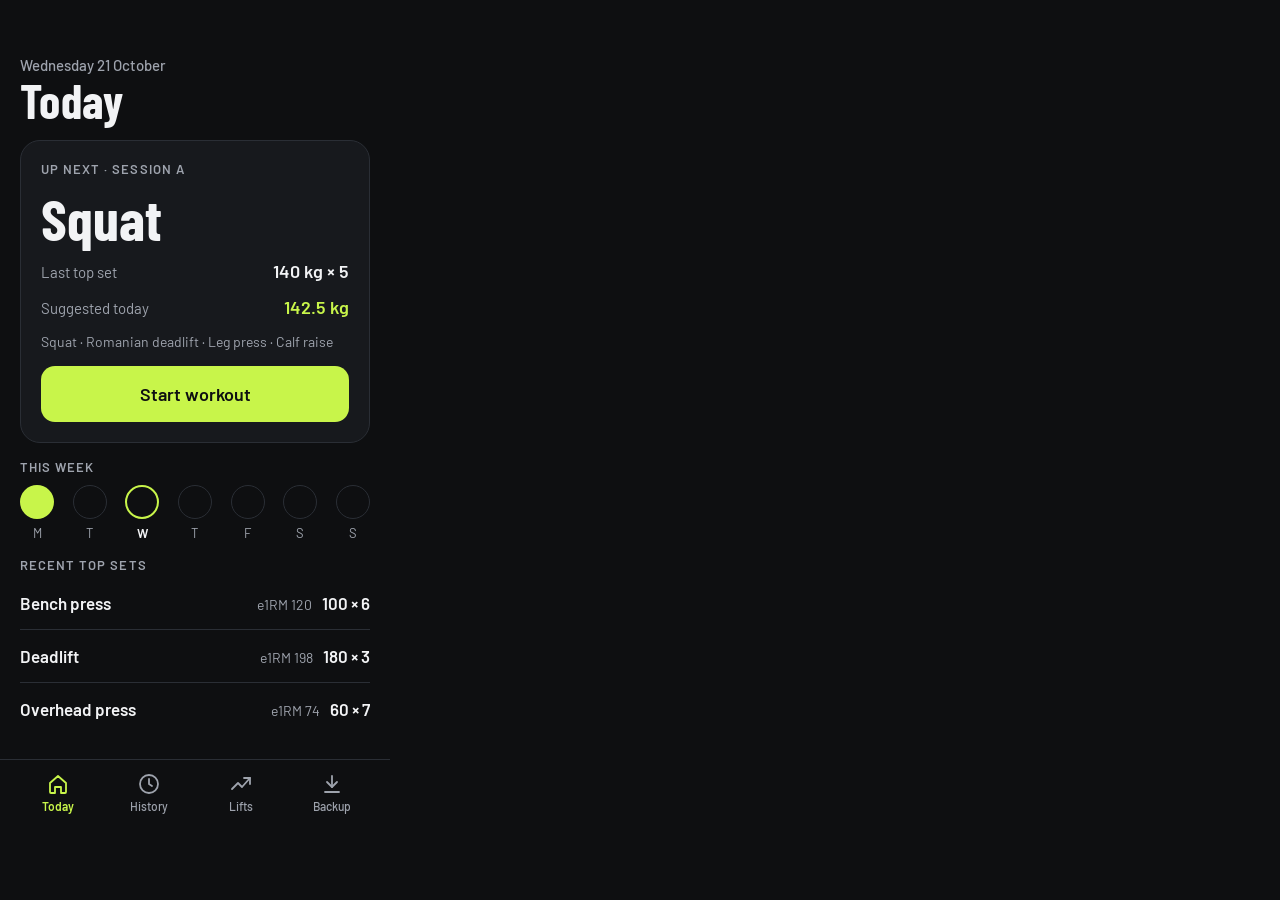
<file: design/source/01-today.html>
<!doctype html>
<html lang="en">
<head>
<meta charset="utf-8">
<title>Today</title>

</head>
<body>
<x-dc>
<helmet>
<link rel="stylesheet" href="https://fonts.googleapis.com/css2?family=Barlow:wght@400;500;600&family=Barlow+Condensed:wght@500;600;700&display=swap">
<style>
body{margin:0;background:#0E0F11}
a{color:inherit;text-decoration:none}
</style>
</helmet>
<div style="width:390px;height:844px;box-sizing:border-box;background:#0E0F11;color:#F2F3F5;font-family:'Barlow',system-ui,sans-serif;display:flex;flex-direction:column;overflow:hidden">
  <div style="flex:1;min-height:0;box-sizing:border-box;padding:56px 20px 0;display:flex;flex-direction:column;gap:16px">
    <div>
      <div style="font-size:15px;font-weight:500;color:#9EA3AD">Wednesday 21 October</div>
      <h1 style="margin:2px 0 0;font-family:'Barlow Condensed',sans-serif;font-size:48px;font-weight:700;line-height:1;letter-spacing:0.01em">Today</h1>
    </div>

    <div style="background:#17191D;border:1px solid #2A2E35;border-radius:20px;padding:20px;display:flex;flex-direction:column;gap:14px">
      <div style="font-size:13px;font-weight:600;letter-spacing:0.08em;color:#9EA3AD">UP NEXT · SESSION A</div>
      <div style="font-family:'Barlow Condensed',sans-serif;font-size:58px;font-weight:700;line-height:0.95">Squat</div>
      <div style="display:flex;justify-content:space-between;align-items:baseline">
        <div style="font-size:15px;color:#9EA3AD">Last top set</div>
        <div style="font-size:18px;font-weight:600">140 kg × 5</div>
      </div>
      <div style="display:flex;justify-content:space-between;align-items:baseline">
        <div style="font-size:15px;color:#9EA3AD">Suggested today</div>
        <div style="font-size:18px;font-weight:600;color:#C8F54A">142.5 kg</div>
      </div>
      <div style="font-size:14px;color:#9EA3AD;line-height:1.4">Squat · Romanian deadlift · Leg press · Calf raise</div>
      <a href="Active.dc.html" style="display:flex;align-items:center;justify-content:center;height:56px;border-radius:14px;background:#C8F54A;color:#0E0F11;font-size:18px;font-weight:600">Start workout</a>
    </div>

    <div style="display:flex;flex-direction:column;gap:10px">
      <div style="font-size:13px;font-weight:600;letter-spacing:0.08em;color:#9EA3AD">THIS WEEK</div>
      <div style="display:flex;justify-content:space-between">
        <div style="display:flex;flex-direction:column;align-items:center;gap:6px"><div style="width:34px;height:34px;border-radius:50%;background:#C8F54A"></div><div style="font-size:13px;color:#9EA3AD">M</div></div>
        <div style="display:flex;flex-direction:column;align-items:center;gap:6px"><div style="width:34px;height:34px;border-radius:50%;box-sizing:border-box;border:1px solid #2A2E35"></div><div style="font-size:13px;color:#9EA3AD">T</div></div>
        <div style="display:flex;flex-direction:column;align-items:center;gap:6px"><div style="width:34px;height:34px;border-radius:50%;box-sizing:border-box;border:2px solid #C8F54A"></div><div style="font-size:13px;color:#F2F3F5;font-weight:600">W</div></div>
        <div style="display:flex;flex-direction:column;align-items:center;gap:6px"><div style="width:34px;height:34px;border-radius:50%;box-sizing:border-box;border:1px solid #2A2E35"></div><div style="font-size:13px;color:#9EA3AD">T</div></div>
        <div style="display:flex;flex-direction:column;align-items:center;gap:6px"><div style="width:34px;height:34px;border-radius:50%;box-sizing:border-box;border:1px solid #2A2E35"></div><div style="font-size:13px;color:#9EA3AD">F</div></div>
        <div style="display:flex;flex-direction:column;align-items:center;gap:6px"><div style="width:34px;height:34px;border-radius:50%;box-sizing:border-box;border:1px solid #2A2E35"></div><div style="font-size:13px;color:#9EA3AD">S</div></div>
        <div style="display:flex;flex-direction:column;align-items:center;gap:6px"><div style="width:34px;height:34px;border-radius:50%;box-sizing:border-box;border:1px solid #2A2E35"></div><div style="font-size:13px;color:#9EA3AD">S</div></div>
      </div>
    </div>

    <div style="display:flex;flex-direction:column">
      <div style="font-size:13px;font-weight:600;letter-spacing:0.08em;color:#9EA3AD;margin-bottom:4px">RECENT TOP SETS</div>
      <a href="Lift.dc.html" style="display:flex;align-items:center;justify-content:space-between;min-height:52px;border-bottom:1px solid #2A2E35">
        <div style="font-size:17px;font-weight:600">Bench press</div>
        <div style="display:flex;align-items:baseline;gap:10px"><div style="font-size:14px;color:#9EA3AD">e1RM 120</div><div style="font-size:17px;font-weight:600">100 × 6</div></div>
      </a>
      <a href="Lift.dc.html" style="display:flex;align-items:center;justify-content:space-between;min-height:52px;border-bottom:1px solid #2A2E35">
        <div style="font-size:17px;font-weight:600">Deadlift</div>
        <div style="display:flex;align-items:baseline;gap:10px"><div style="font-size:14px;color:#9EA3AD">e1RM 198</div><div style="font-size:17px;font-weight:600">180 × 3</div></div>
      </a>
      <a href="Lift.dc.html" style="display:flex;align-items:center;justify-content:space-between;min-height:52px">
        <div style="font-size:17px;font-weight:600">Overhead press</div>
        <div style="display:flex;align-items:baseline;gap:10px"><div style="font-size:14px;color:#9EA3AD">e1RM 74</div><div style="font-size:17px;font-weight:600">60 × 7</div></div>
      </a>
    </div>
  </div>

  <div style="display:flex;box-sizing:border-box;padding:8px 12px 28px;border-top:1px solid #2A2E35;background:#0E0F11">
    <a href="Main.dc.html" style="flex:1;min-height:48px;display:flex;flex-direction:column;align-items:center;justify-content:center;gap:3px;color:#C8F54A">
      <svg width="24" height="24" viewBox="0 0 24 24" fill="none" stroke="currentColor" stroke-width="1.8" stroke-linecap="round" stroke-linejoin="round" aria-hidden="true"><path d="M4 11l8-7 8 7v9a1 1 0 0 1-1 1h-4v-6H9v6H5a1 1 0 0 1-1-1z"/></svg>
      <span style="font-size:12px;font-weight:600">Today</span>
    </a>
    <a href="History.dc.html" style="flex:1;min-height:48px;display:flex;flex-direction:column;align-items:center;justify-content:center;gap:3px;color:#9EA3AD">
      <svg width="24" height="24" viewBox="0 0 24 24" fill="none" stroke="currentColor" stroke-width="1.8" stroke-linecap="round" stroke-linejoin="round" aria-hidden="true"><circle cx="12" cy="12" r="9"/><path d="M12 7v5l3 2"/></svg>
      <span style="font-size:12px;font-weight:500">History</span>
    </a>
    <a href="Lift.dc.html" style="flex:1;min-height:48px;display:flex;flex-direction:column;align-items:center;justify-content:center;gap:3px;color:#9EA3AD">
      <svg width="24" height="24" viewBox="0 0 24 24" fill="none" stroke="currentColor" stroke-width="1.8" stroke-linecap="round" stroke-linejoin="round" aria-hidden="true"><path d="M3 17l6-6 4 4 8-9"/><path d="M15 6h6v6"/></svg>
      <span style="font-size:12px;font-weight:500">Lifts</span>
    </a>
    <a href="Backup.dc.html" style="flex:1;min-height:48px;display:flex;flex-direction:column;align-items:center;justify-content:center;gap:3px;color:#9EA3AD">
      <svg width="24" height="24" viewBox="0 0 24 24" fill="none" stroke="currentColor" stroke-width="1.8" stroke-linecap="round" stroke-linejoin="round" aria-hidden="true"><path d="M12 4v11"/><path d="M7 10l5 5 5-5"/><path d="M5 20h14"/></svg>
      <span style="font-size:12px;font-weight:500">Backup</span>
    </a>
  </div>
</div>
</x-dc>

</body>
</html>
</file>
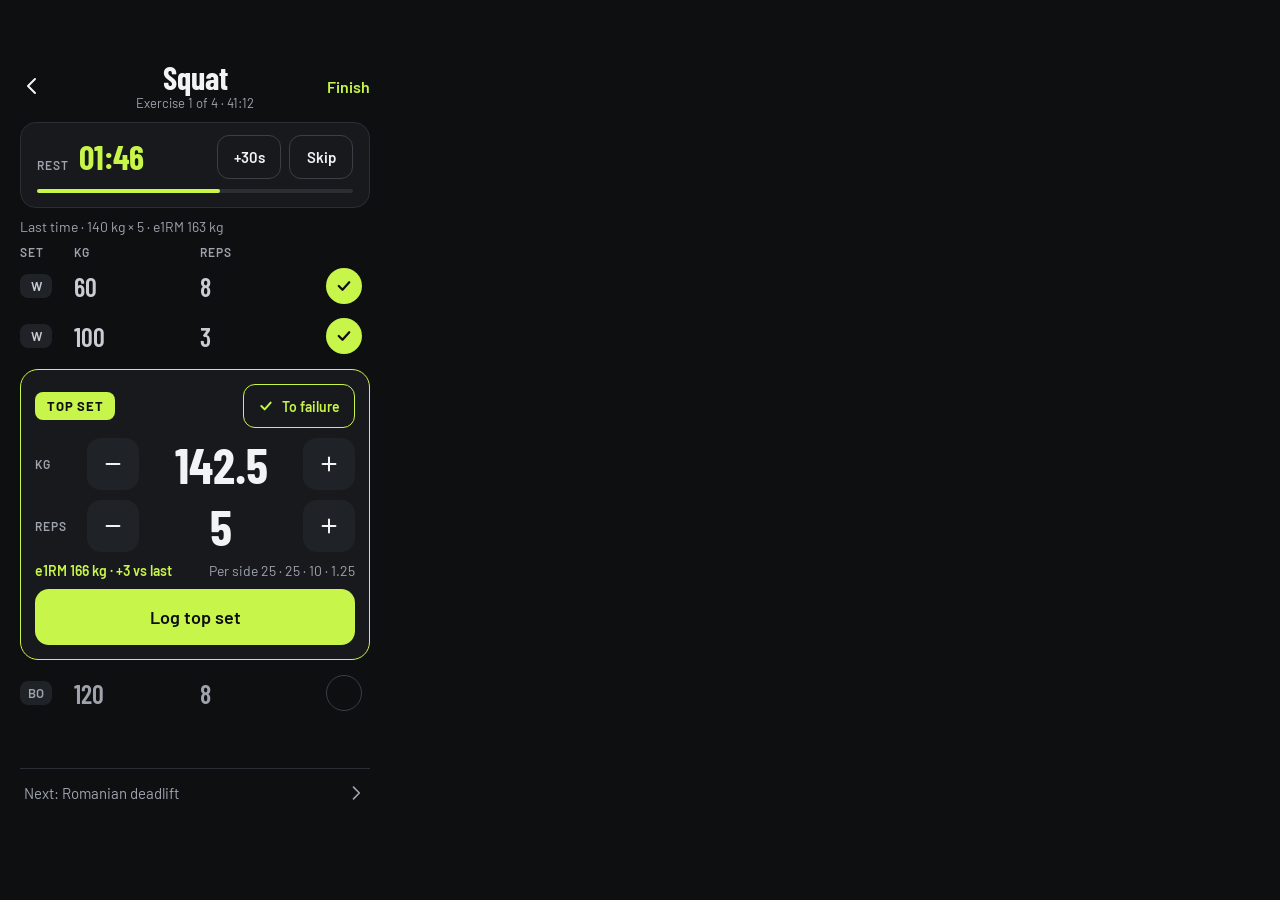
<file: design/source/02-active-workout.html>
<!doctype html>
<html lang="en">
<head>
<meta charset="utf-8">
<title>Active workout</title>

</head>
<body>
<x-dc>
<helmet>
<link rel="stylesheet" href="https://fonts.googleapis.com/css2?family=Barlow:wght@400;500;600&family=Barlow+Condensed:wght@500;600;700&display=swap">
<style>
body{margin:0;background:#0E0F11}
a{color:inherit;text-decoration:none}
</style>
</helmet>
<div style="width:390px;height:844px;box-sizing:border-box;background:#0E0F11;color:#F2F3F5;font-family:'Barlow',system-ui,sans-serif;display:flex;flex-direction:column;overflow:hidden">
  <div style="flex:1;min-height:0;box-sizing:border-box;padding:60px 20px 0;display:flex;flex-direction:column;gap:10px">

    <div style="display:flex;align-items:center;justify-content:space-between;min-height:52px">
      <a href="Main.dc.html" aria-label="Back to Today" style="width:44px;height:44px;display:flex;align-items:center;justify-content:flex-start;color:#F2F3F5">
        <svg width="24" height="24" viewBox="0 0 24 24" fill="none" stroke="currentColor" stroke-width="2" stroke-linecap="round" stroke-linejoin="round" aria-hidden="true"><path d="M15 5l-7 7 7 7"/></svg>
      </a>
      <div style="text-align:center">
        <div style="font-family:'Barlow Condensed',sans-serif;font-size:32px;font-weight:700;line-height:1">Squat</div>
        <div style="font-size:13px;color:#9EA3AD;margin-top:2px">Exercise 1 of 4 · 41:12</div>
      </div>
      <a href="Main.dc.html" style="min-width:44px;height:44px;display:flex;align-items:center;justify-content:flex-end;font-size:16px;font-weight:600;color:#C8F54A">Finish</a>
    </div>

    <div style="background:#17191D;border:1px solid #2A2E35;border-radius:16px;padding:12px 16px 14px;display:flex;flex-direction:column;gap:10px">
      <div style="display:flex;align-items:center;justify-content:space-between">
        <div style="display:flex;align-items:baseline;gap:10px">
          <div style="font-size:12px;font-weight:600;letter-spacing:0.08em;color:#9EA3AD">REST</div>
          <div style="font-family:'Barlow Condensed',sans-serif;font-size:34px;font-weight:700;line-height:1;color:#C8F54A">01:46</div>
        </div>
        <div style="display:flex;gap:8px">
          <button type="button" style="min-width:64px;height:44px;border-radius:12px;border:1px solid #3A3F48;background:transparent;color:#F2F3F5;font-family:'Barlow',sans-serif;font-size:15px;font-weight:600">+30s</button>
          <button type="button" style="min-width:64px;height:44px;border-radius:12px;border:1px solid #3A3F48;background:transparent;color:#F2F3F5;font-family:'Barlow',sans-serif;font-size:15px;font-weight:600">Skip</button>
        </div>
      </div>
      <div style="height:4px;border-radius:2px;background:#2A2E35"><div style="width:58%;height:4px;border-radius:2px;background:#C8F54A"></div></div>
    </div>

    <div style="font-size:14px;color:#9EA3AD">Last time · 140 kg × 5 · e1RM 163 kg</div>

    <div style="display:flex;flex-direction:column;gap:4px">
      <div style="display:grid;grid-template-columns:44px 1fr 1fr 44px;column-gap:10px;font-size:12px;font-weight:600;letter-spacing:0.08em;color:#9EA3AD">
        <div>SET</div><div>KG</div><div>REPS</div><div></div>
      </div>
      <div style="display:grid;grid-template-columns:44px 1fr 1fr 44px;column-gap:10px;align-items:center;min-height:46px">
        <div style="width:32px;height:24px;border-radius:8px;background:#1F2227;color:#C9CCD2;font-size:13px;font-weight:600;display:flex;align-items:center;justify-content:center">W</div>
        <div style="font-family:'Barlow Condensed',sans-serif;font-size:26px;font-weight:600;color:#C9CCD2">60</div>
        <div style="font-family:'Barlow Condensed',sans-serif;font-size:26px;font-weight:600;color:#C9CCD2">8</div>
        <div role="img" aria-label="Completed" style="width:36px;height:36px;border-radius:50%;background:#C8F54A;display:flex;align-items:center;justify-content:center;color:#0E0F11"><svg width="18" height="18" viewBox="0 0 24 24" fill="none" stroke="currentColor" stroke-width="3" stroke-linecap="round" stroke-linejoin="round" aria-hidden="true"><path d="M5 12l5 5 9-10"/></svg></div>
      </div>
      <div style="display:grid;grid-template-columns:44px 1fr 1fr 44px;column-gap:10px;align-items:center;min-height:46px">
        <div style="width:32px;height:24px;border-radius:8px;background:#1F2227;color:#C9CCD2;font-size:13px;font-weight:600;display:flex;align-items:center;justify-content:center">W</div>
        <div style="font-family:'Barlow Condensed',sans-serif;font-size:26px;font-weight:600;color:#C9CCD2">100</div>
        <div style="font-family:'Barlow Condensed',sans-serif;font-size:26px;font-weight:600;color:#C9CCD2">3</div>
        <div role="img" aria-label="Completed" style="width:36px;height:36px;border-radius:50%;background:#C8F54A;display:flex;align-items:center;justify-content:center;color:#0E0F11"><svg width="18" height="18" viewBox="0 0 24 24" fill="none" stroke="currentColor" stroke-width="3" stroke-linecap="round" stroke-linejoin="round" aria-hidden="true"><path d="M5 12l5 5 9-10"/></svg></div>
      </div>
    </div>

    <div style="background:#17191D;border:1.5px solid #C8F54A;border-radius:18px;padding:14px;display:flex;flex-direction:column;gap:10px">
      <div style="display:flex;align-items:center;justify-content:space-between">
        <div style="height:28px;padding:0 12px;border-radius:8px;background:#C8F54A;color:#0E0F11;font-size:13px;font-weight:700;letter-spacing:0.06em;display:flex;align-items:center">TOP SET</div>
        <button type="button" aria-pressed="true" style="height:44px;padding:0 14px;border-radius:12px;border:1px solid #C8F54A;background:transparent;color:#C8F54A;font-family:'Barlow',sans-serif;font-size:14px;font-weight:600;display:flex;align-items:center;gap:8px">
          <svg width="16" height="16" viewBox="0 0 24 24" fill="none" stroke="currentColor" stroke-width="3" stroke-linecap="round" stroke-linejoin="round" aria-hidden="true"><path d="M5 12l5 5 9-10"/></svg>
          To failure
        </button>
      </div>

      <div style="display:flex;align-items:center;gap:8px">
        <div style="width:44px;font-size:12px;font-weight:600;letter-spacing:0.08em;color:#9EA3AD">KG</div>
        <button type="button" aria-label="Decrease weight by 2.5 kilograms" style="width:52px;height:52px;border-radius:14px;border:none;background:#1F2227;color:#F2F3F5;display:flex;align-items:center;justify-content:center"><svg width="22" height="22" viewBox="0 0 24 24" fill="none" stroke="currentColor" stroke-width="2.2" stroke-linecap="round" aria-hidden="true"><path d="M5 12h14"/></svg></button>
        <div style="flex:1;text-align:center;font-family:'Barlow Condensed',sans-serif;font-size:50px;font-weight:700;line-height:1">142.5</div>
        <button type="button" aria-label="Increase weight by 2.5 kilograms" style="width:52px;height:52px;border-radius:14px;border:none;background:#1F2227;color:#F2F3F5;display:flex;align-items:center;justify-content:center"><svg width="22" height="22" viewBox="0 0 24 24" fill="none" stroke="currentColor" stroke-width="2.2" stroke-linecap="round" aria-hidden="true"><path d="M5 12h14"/><path d="M12 5v14"/></svg></button>
      </div>

      <div style="display:flex;align-items:center;gap:8px">
        <div style="width:44px;font-size:12px;font-weight:600;letter-spacing:0.08em;color:#9EA3AD">REPS</div>
        <button type="button" aria-label="Decrease reps" style="width:52px;height:52px;border-radius:14px;border:none;background:#1F2227;color:#F2F3F5;display:flex;align-items:center;justify-content:center"><svg width="22" height="22" viewBox="0 0 24 24" fill="none" stroke="currentColor" stroke-width="2.2" stroke-linecap="round" aria-hidden="true"><path d="M5 12h14"/></svg></button>
        <div style="flex:1;text-align:center;font-family:'Barlow Condensed',sans-serif;font-size:50px;font-weight:700;line-height:1">5</div>
        <button type="button" aria-label="Increase reps" style="width:52px;height:52px;border-radius:14px;border:none;background:#1F2227;color:#F2F3F5;display:flex;align-items:center;justify-content:center"><svg width="22" height="22" viewBox="0 0 24 24" fill="none" stroke="currentColor" stroke-width="2.2" stroke-linecap="round" aria-hidden="true"><path d="M5 12h14"/><path d="M12 5v14"/></svg></button>
      </div>

      <div style="display:flex;flex-wrap:wrap;justify-content:space-between;align-items:baseline;gap:2px 12px;font-size:14px">
        <div style="color:#C8F54A;font-weight:600">e1RM 166 kg · +3 vs last</div>
        <div style="color:#9EA3AD">Per side 25 · 25 · 10 · 1.25</div>
      </div>

      <button type="button" style="height:56px;width:100%;border:none;border-radius:14px;background:#C8F54A;color:#0E0F11;font-family:'Barlow',sans-serif;font-size:18px;font-weight:600">Log top set</button>
    </div>

    <div style="display:grid;grid-template-columns:44px 1fr 1fr 44px;column-gap:10px;align-items:center;min-height:46px;opacity:1">
      <div style="width:32px;height:24px;border-radius:8px;background:#1F2227;color:#9EA3AD;font-size:13px;font-weight:600;display:flex;align-items:center;justify-content:center">BO</div>
      <div style="font-family:'Barlow Condensed',sans-serif;font-size:26px;font-weight:600;color:#9EA3AD">120</div>
      <div style="font-family:'Barlow Condensed',sans-serif;font-size:26px;font-weight:600;color:#9EA3AD">8</div>
      <div role="img" aria-label="Not done" style="width:36px;height:36px;box-sizing:border-box;border-radius:50%;border:1.5px solid #3A3F48"></div>
    </div>
  </div>

  <a href="Active.dc.html" style="display:flex;align-items:center;justify-content:space-between;box-sizing:border-box;min-height:48px;margin:0 20px 28px;padding:0 4px;border-top:1px solid #2A2E35;font-size:15px;color:#9EA3AD">
    <span>Next: Romanian deadlift</span>
    <svg width="20" height="20" viewBox="0 0 24 24" fill="none" stroke="currentColor" stroke-width="2" stroke-linecap="round" stroke-linejoin="round" aria-hidden="true"><path d="M9 5l7 7-7 7"/></svg>
  </a>
</div>
</x-dc>

</body>
</html>
</file>
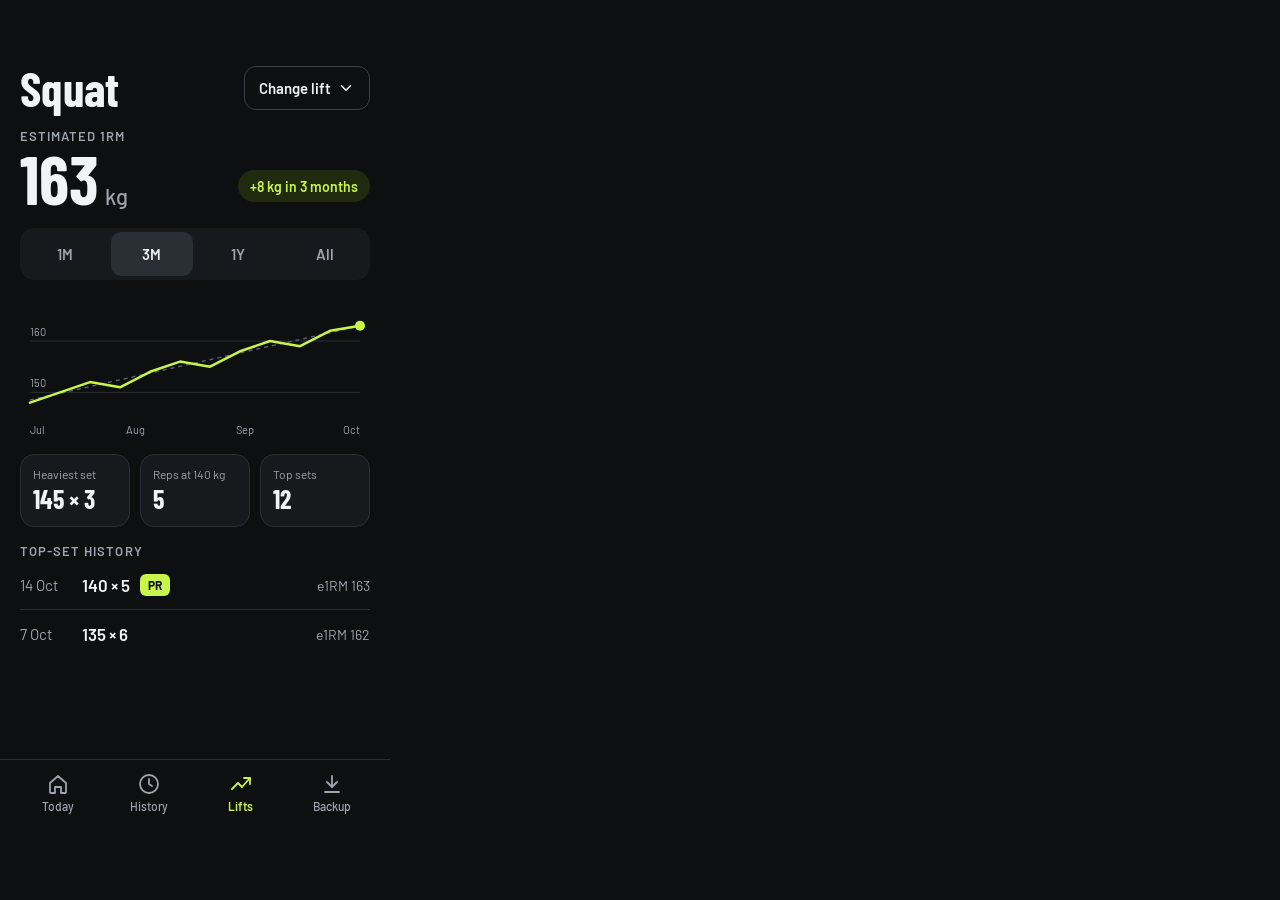
<file: design/source/03-lift-progress.html>
<!doctype html>
<html lang="en">
<head>
<meta charset="utf-8">
<title>Lift progress</title>

</head>
<body>
<x-dc>
<helmet>
<link rel="stylesheet" href="https://fonts.googleapis.com/css2?family=Barlow:wght@400;500;600&family=Barlow+Condensed:wght@500;600;700&display=swap">
<style>
body{margin:0;background:#0E0F11}
a{color:inherit;text-decoration:none}
</style>
</helmet>
<div style="width:390px;height:844px;box-sizing:border-box;background:#0E0F11;color:#F2F3F5;font-family:'Barlow',system-ui,sans-serif;display:flex;flex-direction:column;overflow:hidden">
  <div style="flex:1;min-height:0;box-sizing:border-box;padding:64px 20px 0;display:flex;flex-direction:column;gap:16px">

    <div style="display:flex;align-items:center;justify-content:space-between">
      <h1 style="margin:0;font-family:'Barlow Condensed',sans-serif;font-size:48px;font-weight:700;line-height:1">Squat</h1>
      <button type="button" style="height:44px;padding:0 14px;border-radius:12px;border:1px solid #3A3F48;background:transparent;color:#F2F3F5;font-family:'Barlow',sans-serif;font-size:15px;font-weight:600;display:flex;align-items:center;gap:6px">
        Change lift
        <svg width="18" height="18" viewBox="0 0 24 24" fill="none" stroke="currentColor" stroke-width="2" stroke-linecap="round" stroke-linejoin="round" aria-hidden="true"><path d="M6 9l6 6 6-6"/></svg>
      </button>
    </div>

    <div style="display:flex;align-items:flex-end;justify-content:space-between">
      <div>
        <div style="font-size:13px;font-weight:600;letter-spacing:0.08em;color:#9EA3AD">ESTIMATED 1RM</div>
        <div style="display:flex;align-items:baseline;gap:6px">
          <div style="font-family:'Barlow Condensed',sans-serif;font-size:68px;font-weight:700;line-height:1">163</div>
          <div style="font-size:22px;font-weight:500;color:#9EA3AD">kg</div>
        </div>
      </div>
      <div style="height:32px;padding:0 12px;border-radius:16px;background:#1F2A0E;color:#C8F54A;font-size:14px;font-weight:600;display:flex;align-items:center;margin-bottom:10px">+8 kg in 3 months</div>
    </div>

    <div style="display:flex;flex-direction:column;gap:8px">
      <div style="display:flex;gap:4px;background:#17191D;border-radius:14px;padding:4px">
        <button type="button" style="flex:1;height:44px;border:none;border-radius:10px;background:transparent;color:#9EA3AD;font-family:'Barlow',sans-serif;font-size:15px;font-weight:600">1M</button>
        <button type="button" aria-pressed="true" style="flex:1;height:44px;border:none;border-radius:10px;background:#2A2E35;color:#F2F3F5;font-family:'Barlow',sans-serif;font-size:15px;font-weight:600">3M</button>
        <button type="button" style="flex:1;height:44px;border:none;border-radius:10px;background:transparent;color:#9EA3AD;font-family:'Barlow',sans-serif;font-size:15px;font-weight:600">1Y</button>
        <button type="button" style="flex:1;height:44px;border:none;border-radius:10px;background:transparent;color:#9EA3AD;font-family:'Barlow',sans-serif;font-size:15px;font-weight:600">All</button>
      </div>
      <svg viewBox="0 0 350 150" width="100%" role="img" aria-label="Estimated one-rep max for squat rising from 148 kilograms in July to 163 kilograms in October" style="display:block">
        <line x1="10" y1="104.4" x2="340" y2="104.4" stroke="#2A2E35" stroke-width="1"/>
        <line x1="10" y1="53" x2="340" y2="53" stroke="#2A2E35" stroke-width="1"/>
        <text x="10" y="99" fill="#9EA3AD" font-size="11" font-family="Barlow, sans-serif">150</text>
        <text x="10" y="47.5" fill="#9EA3AD" font-size="11" font-family="Barlow, sans-serif">160</text>
        <line x1="10" y1="112" x2="340" y2="38" stroke="#5A606B" stroke-width="1.5" stroke-dasharray="4 4"/>
        <polyline points="10,114.6 40,104.4 70,94.1 100,99.3 130,83.8 160,73.6 190,78.7 220,63.3 250,53 280,58.2 310,42.8 340,37.7" fill="none" stroke="#C8F54A" stroke-width="2.5" stroke-linecap="round" stroke-linejoin="round"/>
        <circle cx="340" cy="37.7" r="5" fill="#C8F54A"/>
        <text x="10" y="146" fill="#9EA3AD" font-size="11" font-family="Barlow, sans-serif">Jul</text>
        <text x="115" y="146" fill="#9EA3AD" font-size="11" font-family="Barlow, sans-serif" text-anchor="middle">Aug</text>
        <text x="225" y="146" fill="#9EA3AD" font-size="11" font-family="Barlow, sans-serif" text-anchor="middle">Sep</text>
        <text x="340" y="146" fill="#9EA3AD" font-size="11" font-family="Barlow, sans-serif" text-anchor="end">Oct</text>
      </svg>
    </div>

    <div style="display:flex;gap:10px">
      <div style="flex:1;background:#17191D;border:1px solid #2A2E35;border-radius:14px;padding:12px;display:flex;flex-direction:column;gap:2px">
        <div style="font-size:12px;color:#9EA3AD">Heaviest set</div>
        <div style="font-family:'Barlow Condensed',sans-serif;font-size:26px;font-weight:700">145 × 3</div>
      </div>
      <div style="flex:1;background:#17191D;border:1px solid #2A2E35;border-radius:14px;padding:12px;display:flex;flex-direction:column;gap:2px">
        <div style="font-size:12px;color:#9EA3AD">Reps at 140 kg</div>
        <div style="font-family:'Barlow Condensed',sans-serif;font-size:26px;font-weight:700">5</div>
      </div>
      <div style="flex:1;background:#17191D;border:1px solid #2A2E35;border-radius:14px;padding:12px;display:flex;flex-direction:column;gap:2px">
        <div style="font-size:12px;color:#9EA3AD">Top sets</div>
        <div style="font-family:'Barlow Condensed',sans-serif;font-size:26px;font-weight:700">12</div>
      </div>
    </div>

    <div style="display:flex;flex-direction:column">
      <div style="font-size:13px;font-weight:600;letter-spacing:0.08em;color:#9EA3AD;margin-bottom:2px">TOP-SET HISTORY</div>
      <div style="display:flex;align-items:center;justify-content:space-between;min-height:48px;border-bottom:1px solid #2A2E35">
        <div style="display:flex;align-items:center;gap:10px">
          <div style="font-size:15px;color:#9EA3AD;width:52px">14 Oct</div>
          <div style="font-size:17px;font-weight:600">140 × 5</div>
          <div style="height:22px;padding:0 8px;border-radius:6px;background:#C8F54A;color:#0E0F11;font-size:12px;font-weight:700;display:flex;align-items:center">PR</div>
        </div>
        <div style="font-size:14px;color:#9EA3AD">e1RM 163</div>
      </div>
      <div style="display:flex;align-items:center;justify-content:space-between;min-height:48px">
        <div style="display:flex;align-items:center;gap:10px">
          <div style="font-size:15px;color:#9EA3AD;width:52px">7 Oct</div>
          <div style="font-size:17px;font-weight:600">135 × 6</div>
        </div>
        <div style="font-size:14px;color:#9EA3AD">e1RM 162</div>
      </div>
    </div>
  </div>

  <div style="display:flex;box-sizing:border-box;padding:8px 12px 28px;border-top:1px solid #2A2E35;background:#0E0F11">
    <a href="Main.dc.html" style="flex:1;min-height:48px;display:flex;flex-direction:column;align-items:center;justify-content:center;gap:3px;color:#9EA3AD">
      <svg width="24" height="24" viewBox="0 0 24 24" fill="none" stroke="currentColor" stroke-width="1.8" stroke-linecap="round" stroke-linejoin="round" aria-hidden="true"><path d="M4 11l8-7 8 7v9a1 1 0 0 1-1 1h-4v-6H9v6H5a1 1 0 0 1-1-1z"/></svg>
      <span style="font-size:12px;font-weight:500">Today</span>
    </a>
    <a href="History.dc.html" style="flex:1;min-height:48px;display:flex;flex-direction:column;align-items:center;justify-content:center;gap:3px;color:#9EA3AD">
      <svg width="24" height="24" viewBox="0 0 24 24" fill="none" stroke="currentColor" stroke-width="1.8" stroke-linecap="round" stroke-linejoin="round" aria-hidden="true"><circle cx="12" cy="12" r="9"/><path d="M12 7v5l3 2"/></svg>
      <span style="font-size:12px;font-weight:500">History</span>
    </a>
    <a href="Lift.dc.html" style="flex:1;min-height:48px;display:flex;flex-direction:column;align-items:center;justify-content:center;gap:3px;color:#C8F54A">
      <svg width="24" height="24" viewBox="0 0 24 24" fill="none" stroke="currentColor" stroke-width="1.8" stroke-linecap="round" stroke-linejoin="round" aria-hidden="true"><path d="M3 17l6-6 4 4 8-9"/><path d="M15 6h6v6"/></svg>
      <span style="font-size:12px;font-weight:600">Lifts</span>
    </a>
    <a href="Backup.dc.html" style="flex:1;min-height:48px;display:flex;flex-direction:column;align-items:center;justify-content:center;gap:3px;color:#9EA3AD">
      <svg width="24" height="24" viewBox="0 0 24 24" fill="none" stroke="currentColor" stroke-width="1.8" stroke-linecap="round" stroke-linejoin="round" aria-hidden="true"><path d="M12 4v11"/><path d="M7 10l5 5 5-5"/><path d="M5 20h14"/></svg>
      <span style="font-size:12px;font-weight:500">Backup</span>
    </a>
  </div>
</div>
</x-dc>

</body>
</html>
</file>
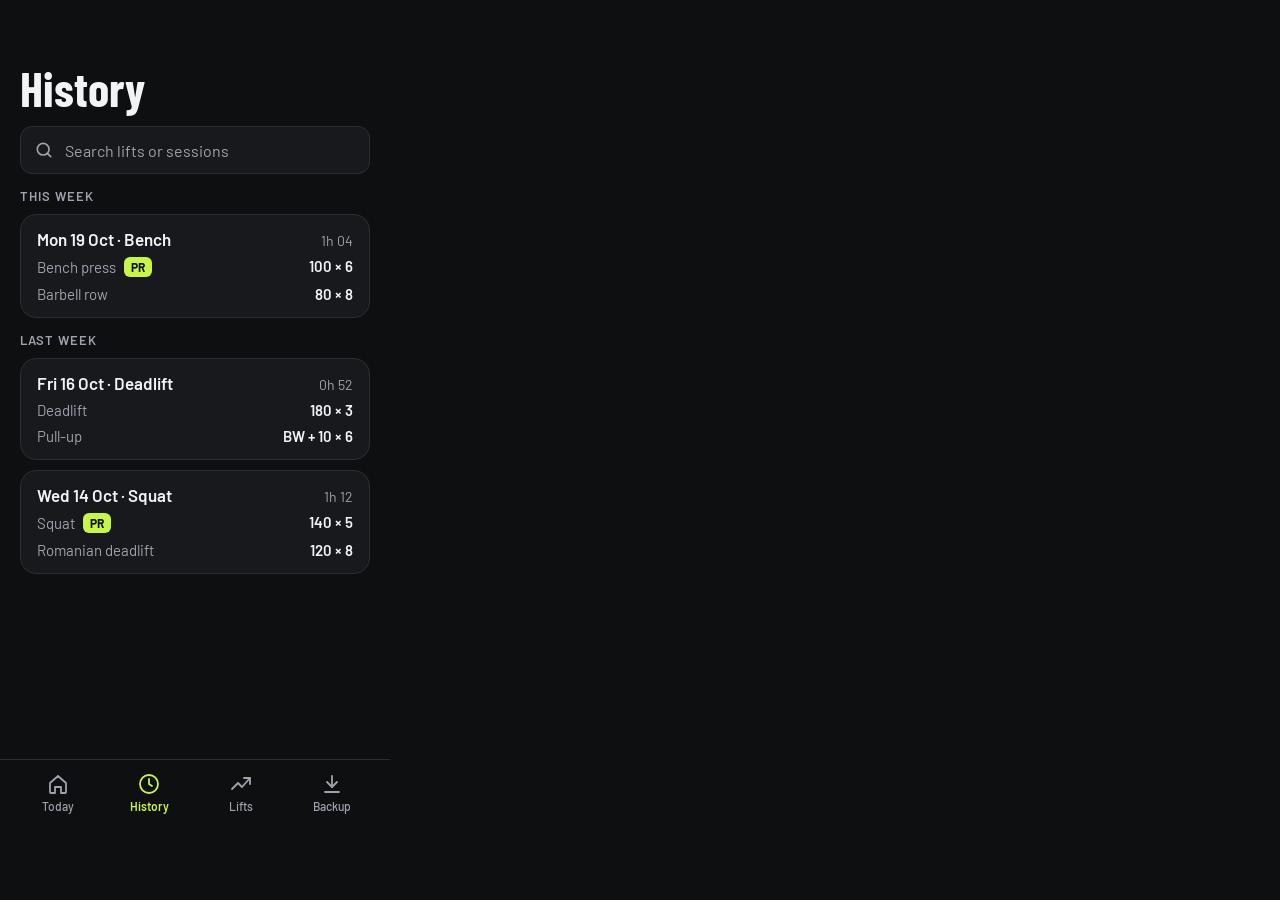
<file: design/source/04-history.html>
<!doctype html>
<html lang="en">
<head>
<meta charset="utf-8">
<title>History</title>

</head>
<body>
<x-dc>
<helmet>
<link rel="stylesheet" href="https://fonts.googleapis.com/css2?family=Barlow:wght@400;500;600&family=Barlow+Condensed:wght@500;600;700&display=swap">
<style>
body{margin:0;background:#0E0F11}
a{color:inherit;text-decoration:none}
input::placeholder{color:#9EA3AD}
</style>
</helmet>
<div style="width:390px;height:844px;box-sizing:border-box;background:#0E0F11;color:#F2F3F5;font-family:'Barlow',system-ui,sans-serif;display:flex;flex-direction:column;overflow:hidden">
  <div style="flex:1;min-height:0;box-sizing:border-box;padding:64px 20px 0;display:flex;flex-direction:column;gap:14px">

    <h1 style="margin:0;font-family:'Barlow Condensed',sans-serif;font-size:48px;font-weight:700;line-height:1">History</h1>

    <div style="position:relative">
      <label for="q" style="position:absolute;width:1px;height:1px;overflow:hidden;clip:rect(0 0 0 0)">Search lifts or sessions</label>
      <div style="position:absolute;left:14px;top:14px;color:#9EA3AD"><svg width="20" height="20" viewBox="0 0 24 24" fill="none" stroke="currentColor" stroke-width="2" stroke-linecap="round" stroke-linejoin="round" aria-hidden="true"><circle cx="11" cy="11" r="7"/><path d="M20 20l-4-4"/></svg></div>
      <input id="q" type="search" placeholder="Search lifts or sessions" style="box-sizing:border-box;width:100%;height:48px;padding:0 14px 0 44px;border-radius:12px;border:1px solid #2A2E35;background:#17191D;color:#F2F3F5;font-family:'Barlow',sans-serif;font-size:16px">
    </div>

    <div style="display:flex;flex-direction:column;gap:10px">
      <div style="font-size:13px;font-weight:600;letter-spacing:0.08em;color:#9EA3AD">THIS WEEK</div>
      <a href="Lift.dc.html" style="display:flex;flex-direction:column;gap:8px;background:#17191D;border:1px solid #2A2E35;border-radius:16px;padding:14px 16px">
        <div style="display:flex;justify-content:space-between;align-items:baseline">
          <div style="font-size:17px;font-weight:600">Mon 19 Oct · Bench</div>
          <div style="font-size:14px;color:#9EA3AD">1h 04</div>
        </div>
        <div style="display:flex;justify-content:space-between;font-size:15px"><div style="display:flex;align-items:center;gap:8px"><span style="color:#9EA3AD">Bench press</span><span style="height:20px;padding:0 7px;border-radius:6px;background:#C8F54A;color:#0E0F11;font-size:12px;font-weight:700;display:inline-flex;align-items:center">PR</span></div><div style="font-weight:600">100 × 6</div></div>
        <div style="display:flex;justify-content:space-between;font-size:15px"><div style="color:#9EA3AD">Barbell row</div><div style="font-weight:600">80 × 8</div></div>
      </a>
    </div>

    <div style="display:flex;flex-direction:column;gap:10px">
      <div style="font-size:13px;font-weight:600;letter-spacing:0.08em;color:#9EA3AD">LAST WEEK</div>
      <a href="Lift.dc.html" style="display:flex;flex-direction:column;gap:8px;background:#17191D;border:1px solid #2A2E35;border-radius:16px;padding:14px 16px">
        <div style="display:flex;justify-content:space-between;align-items:baseline">
          <div style="font-size:17px;font-weight:600">Fri 16 Oct · Deadlift</div>
          <div style="font-size:14px;color:#9EA3AD">0h 52</div>
        </div>
        <div style="display:flex;justify-content:space-between;font-size:15px"><div style="color:#9EA3AD">Deadlift</div><div style="font-weight:600">180 × 3</div></div>
        <div style="display:flex;justify-content:space-between;font-size:15px"><div style="color:#9EA3AD">Pull-up</div><div style="font-weight:600">BW + 10 × 6</div></div>
      </a>
      <a href="Lift.dc.html" style="display:flex;flex-direction:column;gap:8px;background:#17191D;border:1px solid #2A2E35;border-radius:16px;padding:14px 16px">
        <div style="display:flex;justify-content:space-between;align-items:baseline">
          <div style="font-size:17px;font-weight:600">Wed 14 Oct · Squat</div>
          <div style="font-size:14px;color:#9EA3AD">1h 12</div>
        </div>
        <div style="display:flex;justify-content:space-between;font-size:15px"><div style="display:flex;align-items:center;gap:8px"><span style="color:#9EA3AD">Squat</span><span style="height:20px;padding:0 7px;border-radius:6px;background:#C8F54A;color:#0E0F11;font-size:12px;font-weight:700;display:inline-flex;align-items:center">PR</span></div><div style="font-weight:600">140 × 5</div></div>
        <div style="display:flex;justify-content:space-between;font-size:15px"><div style="color:#9EA3AD">Romanian deadlift</div><div style="font-weight:600">120 × 8</div></div>
      </a>
    </div>
  </div>

  <div style="display:flex;box-sizing:border-box;padding:8px 12px 28px;border-top:1px solid #2A2E35;background:#0E0F11">
    <a href="Main.dc.html" style="flex:1;min-height:48px;display:flex;flex-direction:column;align-items:center;justify-content:center;gap:3px;color:#9EA3AD">
      <svg width="24" height="24" viewBox="0 0 24 24" fill="none" stroke="currentColor" stroke-width="1.8" stroke-linecap="round" stroke-linejoin="round" aria-hidden="true"><path d="M4 11l8-7 8 7v9a1 1 0 0 1-1 1h-4v-6H9v6H5a1 1 0 0 1-1-1z"/></svg>
      <span style="font-size:12px;font-weight:500">Today</span>
    </a>
    <a href="History.dc.html" style="flex:1;min-height:48px;display:flex;flex-direction:column;align-items:center;justify-content:center;gap:3px;color:#C8F54A">
      <svg width="24" height="24" viewBox="0 0 24 24" fill="none" stroke="currentColor" stroke-width="1.8" stroke-linecap="round" stroke-linejoin="round" aria-hidden="true"><circle cx="12" cy="12" r="9"/><path d="M12 7v5l3 2"/></svg>
      <span style="font-size:12px;font-weight:600">History</span>
    </a>
    <a href="Lift.dc.html" style="flex:1;min-height:48px;display:flex;flex-direction:column;align-items:center;justify-content:center;gap:3px;color:#9EA3AD">
      <svg width="24" height="24" viewBox="0 0 24 24" fill="none" stroke="currentColor" stroke-width="1.8" stroke-linecap="round" stroke-linejoin="round" aria-hidden="true"><path d="M3 17l6-6 4 4 8-9"/><path d="M15 6h6v6"/></svg>
      <span style="font-size:12px;font-weight:500">Lifts</span>
    </a>
    <a href="Backup.dc.html" style="flex:1;min-height:48px;display:flex;flex-direction:column;align-items:center;justify-content:center;gap:3px;color:#9EA3AD">
      <svg width="24" height="24" viewBox="0 0 24 24" fill="none" stroke="currentColor" stroke-width="1.8" stroke-linecap="round" stroke-linejoin="round" aria-hidden="true"><path d="M12 4v11"/><path d="M7 10l5 5 5-5"/><path d="M5 20h14"/></svg>
      <span style="font-size:12px;font-weight:500">Backup</span>
    </a>
  </div>
</div>
</x-dc>

</body>
</html>
</file>
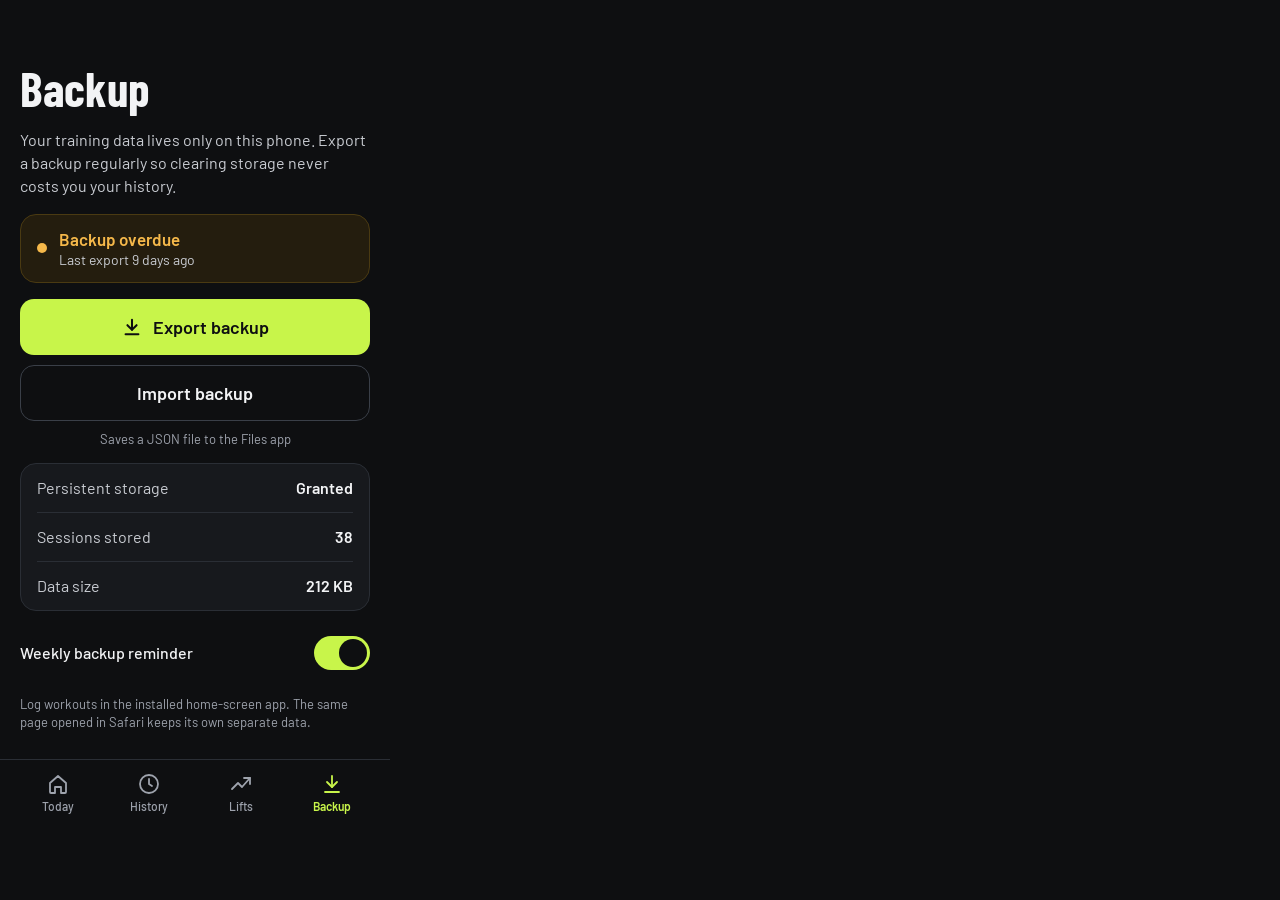
<file: design/source/05-backup.html>
<!doctype html>
<html lang="en">
<head>
<meta charset="utf-8">
<title>Backup</title>

</head>
<body>
<x-dc>
<helmet>
<link rel="stylesheet" href="https://fonts.googleapis.com/css2?family=Barlow:wght@400;500;600&family=Barlow+Condensed:wght@500;600;700&display=swap">
<style>
body{margin:0;background:#0E0F11}
a{color:inherit;text-decoration:none}
</style>
</helmet>
<div style="width:390px;height:844px;box-sizing:border-box;background:#0E0F11;color:#F2F3F5;font-family:'Barlow',system-ui,sans-serif;display:flex;flex-direction:column;overflow:hidden">
  <div style="flex:1;min-height:0;box-sizing:border-box;padding:64px 20px 0;display:flex;flex-direction:column;gap:16px">

    <h1 style="margin:0;font-family:'Barlow Condensed',sans-serif;font-size:48px;font-weight:700;line-height:1">Backup</h1>

    <div style="font-size:16px;line-height:1.45;color:#C9CCD2">Your training data lives only on this phone. Export a backup regularly so clearing storage never costs you your history.</div>

    <div style="background:#241D0E;border:1px solid #4A3A12;border-radius:16px;padding:14px 16px;display:flex;align-items:center;gap:12px">
      <div style="width:10px;height:10px;border-radius:50%;background:#F5B84A;flex:none"></div>
      <div style="display:flex;flex-direction:column;gap:2px">
        <div style="font-size:17px;font-weight:600;color:#F5B84A">Backup overdue</div>
        <div style="font-size:14px;color:#C9CCD2">Last export 9 days ago</div>
      </div>
    </div>

    <div style="display:flex;flex-direction:column;gap:10px">
      <button type="button" style="height:56px;width:100%;border:none;border-radius:14px;background:#C8F54A;color:#0E0F11;font-family:'Barlow',sans-serif;font-size:18px;font-weight:600;display:flex;align-items:center;justify-content:center;gap:10px">
        <svg width="22" height="22" viewBox="0 0 24 24" fill="none" stroke="currentColor" stroke-width="2.2" stroke-linecap="round" stroke-linejoin="round" aria-hidden="true"><path d="M12 4v11"/><path d="M7 10l5 5 5-5"/><path d="M5 20h14"/></svg>
        Export backup
      </button>
      <button type="button" style="height:56px;width:100%;border-radius:14px;border:1px solid #3A3F48;background:transparent;color:#F2F3F5;font-family:'Barlow',sans-serif;font-size:18px;font-weight:600">Import backup</button>
      <div style="font-size:13px;color:#9EA3AD;text-align:center">Saves a JSON file to the Files app</div>
    </div>

    <div style="background:#17191D;border:1px solid #2A2E35;border-radius:16px;padding:0 16px;display:flex;flex-direction:column">
      <div style="display:flex;justify-content:space-between;align-items:center;min-height:48px;border-bottom:1px solid #2A2E35"><div style="font-size:16px;color:#C9CCD2">Persistent storage</div><div style="font-size:16px;font-weight:600">Granted</div></div>
      <div style="display:flex;justify-content:space-between;align-items:center;min-height:48px;border-bottom:1px solid #2A2E35"><div style="font-size:16px;color:#C9CCD2">Sessions stored</div><div style="font-size:16px;font-weight:600">38</div></div>
      <div style="display:flex;justify-content:space-between;align-items:center;min-height:48px"><div style="font-size:16px;color:#C9CCD2">Data size</div><div style="font-size:16px;font-weight:600">212 KB</div></div>
    </div>

    <div style="display:flex;justify-content:space-between;align-items:center;min-height:52px">
      <div style="font-size:16px;font-weight:500">Weekly backup reminder</div>
      <button type="button" role="switch" aria-checked="true" aria-label="Weekly backup reminder" style="width:56px;height:34px;border:none;border-radius:17px;background:#C8F54A;padding:3px;display:flex;justify-content:flex-end;align-items:center"><span style="width:28px;height:28px;border-radius:50%;background:#0E0F11;display:block"></span></button>
    </div>

    <div style="font-size:13px;line-height:1.45;color:#9EA3AD">Log workouts in the installed home-screen app. The same page opened in Safari keeps its own separate data.</div>
  </div>

  <div style="display:flex;box-sizing:border-box;padding:8px 12px 28px;border-top:1px solid #2A2E35;background:#0E0F11">
    <a href="Main.dc.html" style="flex:1;min-height:48px;display:flex;flex-direction:column;align-items:center;justify-content:center;gap:3px;color:#9EA3AD">
      <svg width="24" height="24" viewBox="0 0 24 24" fill="none" stroke="currentColor" stroke-width="1.8" stroke-linecap="round" stroke-linejoin="round" aria-hidden="true"><path d="M4 11l8-7 8 7v9a1 1 0 0 1-1 1h-4v-6H9v6H5a1 1 0 0 1-1-1z"/></svg>
      <span style="font-size:12px;font-weight:500">Today</span>
    </a>
    <a href="History.dc.html" style="flex:1;min-height:48px;display:flex;flex-direction:column;align-items:center;justify-content:center;gap:3px;color:#9EA3AD">
      <svg width="24" height="24" viewBox="0 0 24 24" fill="none" stroke="currentColor" stroke-width="1.8" stroke-linecap="round" stroke-linejoin="round" aria-hidden="true"><circle cx="12" cy="12" r="9"/><path d="M12 7v5l3 2"/></svg>
      <span style="font-size:12px;font-weight:500">History</span>
    </a>
    <a href="Lift.dc.html" style="flex:1;min-height:48px;display:flex;flex-direction:column;align-items:center;justify-content:center;gap:3px;color:#9EA3AD">
      <svg width="24" height="24" viewBox="0 0 24 24" fill="none" stroke="currentColor" stroke-width="1.8" stroke-linecap="round" stroke-linejoin="round" aria-hidden="true"><path d="M3 17l6-6 4 4 8-9"/><path d="M15 6h6v6"/></svg>
      <span style="font-size:12px;font-weight:500">Lifts</span>
    </a>
    <a href="Backup.dc.html" style="flex:1;min-height:48px;display:flex;flex-direction:column;align-items:center;justify-content:center;gap:3px;color:#C8F54A">
      <svg width="24" height="24" viewBox="0 0 24 24" fill="none" stroke="currentColor" stroke-width="1.8" stroke-linecap="round" stroke-linejoin="round" aria-hidden="true"><path d="M12 4v11"/><path d="M7 10l5 5 5-5"/><path d="M5 20h14"/></svg>
      <span style="font-size:12px;font-weight:600">Backup</span>
    </a>
  </div>
</div>
</x-dc>

</body>
</html>
</file>
<file: fonts/fonts.css>
/* Vendored from Google Fonts so the app works offline. Only the subsets this app's text uses. */
/* latin */
@font-face {
  font-family: 'Barlow';
  font-style: normal;
  font-weight: 400;
  font-display: swap;
  src: url(Barlow-0.woff2) format('woff2');
  unicode-range: U+0000-00FF, U+0131, U+0152-0153, U+02BB-02BC, U+02C6, U+02DA, U+02DC, U+0304, U+0308, U+0329, U+2000-206F, U+20AC, U+2122, U+2191, U+2193, U+2212, U+2215, U+FEFF, U+FFFD;
}
/* latin */
@font-face {
  font-family: 'Barlow';
  font-style: normal;
  font-weight: 500;
  font-display: swap;
  src: url(Barlow-1.woff2) format('woff2');
  unicode-range: U+0000-00FF, U+0131, U+0152-0153, U+02BB-02BC, U+02C6, U+02DA, U+02DC, U+0304, U+0308, U+0329, U+2000-206F, U+20AC, U+2122, U+2191, U+2193, U+2212, U+2215, U+FEFF, U+FFFD;
}
/* latin */
@font-face {
  font-family: 'Barlow';
  font-style: normal;
  font-weight: 600;
  font-display: swap;
  src: url(Barlow-2.woff2) format('woff2');
  unicode-range: U+0000-00FF, U+0131, U+0152-0153, U+02BB-02BC, U+02C6, U+02DA, U+02DC, U+0304, U+0308, U+0329, U+2000-206F, U+20AC, U+2122, U+2191, U+2193, U+2212, U+2215, U+FEFF, U+FFFD;
}
/* latin */
@font-face {
  font-family: 'Barlow Condensed';
  font-style: normal;
  font-weight: 500;
  font-display: swap;
  src: url(BarlowCondensed-3.woff2) format('woff2');
  unicode-range: U+0000-00FF, U+0131, U+0152-0153, U+02BB-02BC, U+02C6, U+02DA, U+02DC, U+0304, U+0308, U+0329, U+2000-206F, U+20AC, U+2122, U+2191, U+2193, U+2212, U+2215, U+FEFF, U+FFFD;
}
/* latin */
@font-face {
  font-family: 'Barlow Condensed';
  font-style: normal;
  font-weight: 600;
  font-display: swap;
  src: url(BarlowCondensed-4.woff2) format('woff2');
  unicode-range: U+0000-00FF, U+0131, U+0152-0153, U+02BB-02BC, U+02C6, U+02DA, U+02DC, U+0304, U+0308, U+0329, U+2000-206F, U+20AC, U+2122, U+2191, U+2193, U+2212, U+2215, U+FEFF, U+FFFD;
}
/* latin */
@font-face {
  font-family: 'Barlow Condensed';
  font-style: normal;
  font-weight: 700;
  font-display: swap;
  src: url(BarlowCondensed-5.woff2) format('woff2');
  unicode-range: U+0000-00FF, U+0131, U+0152-0153, U+02BB-02BC, U+02C6, U+02DA, U+02DC, U+0304, U+0308, U+0329, U+2000-206F, U+20AC, U+2122, U+2191, U+2193, U+2212, U+2215, U+FEFF, U+FFFD;
}
</file>
